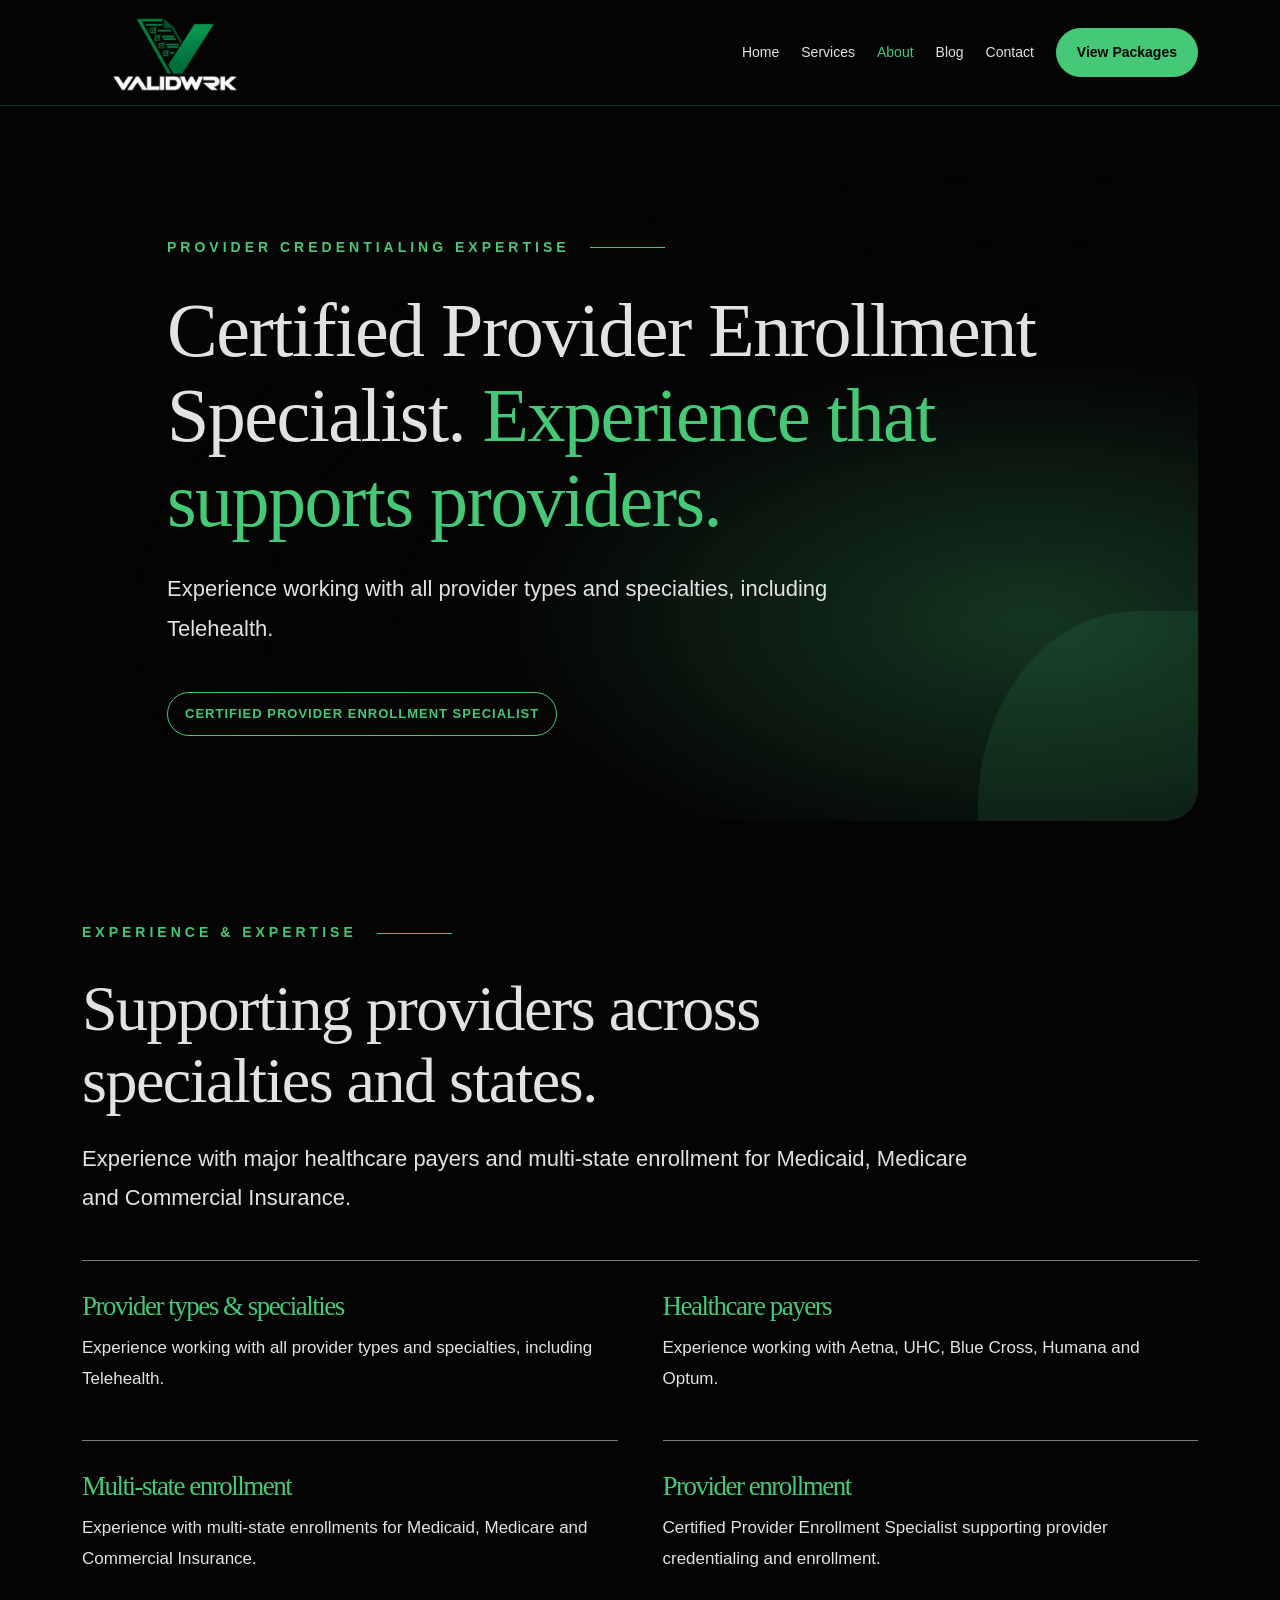
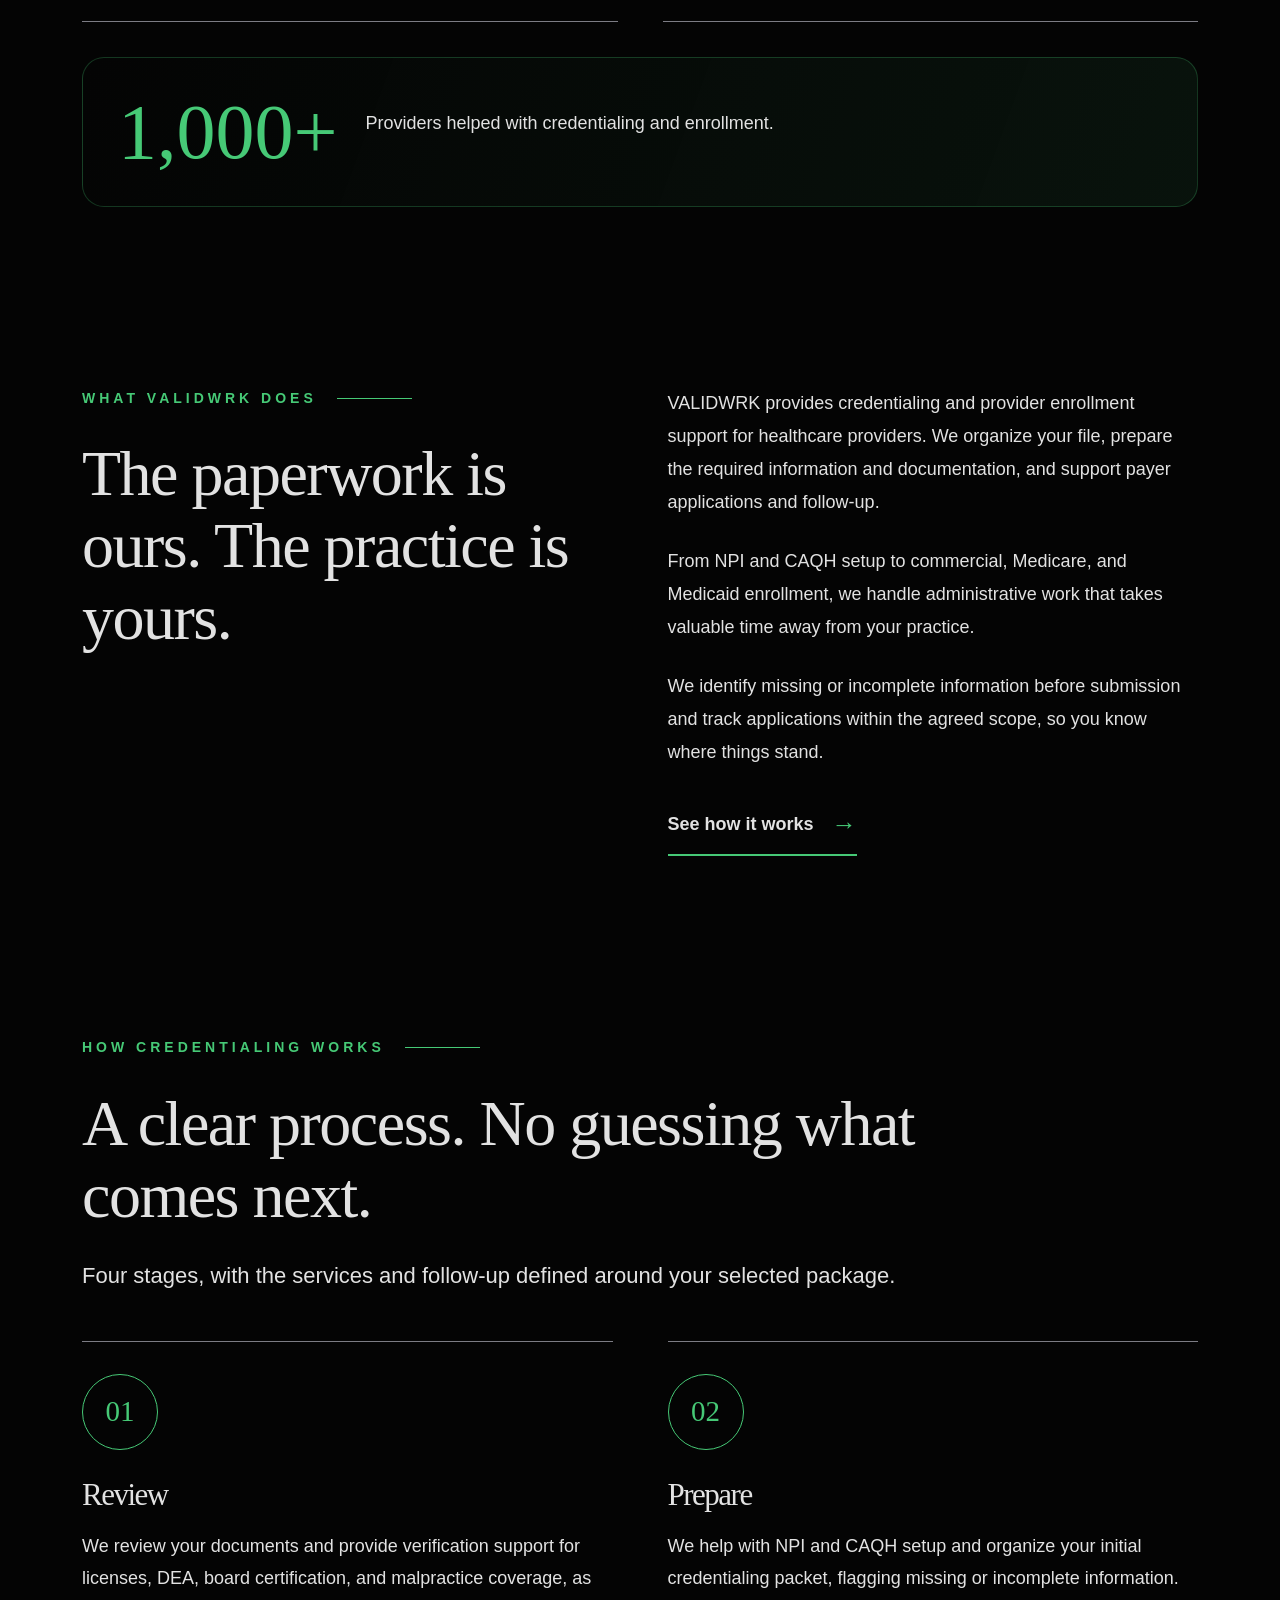
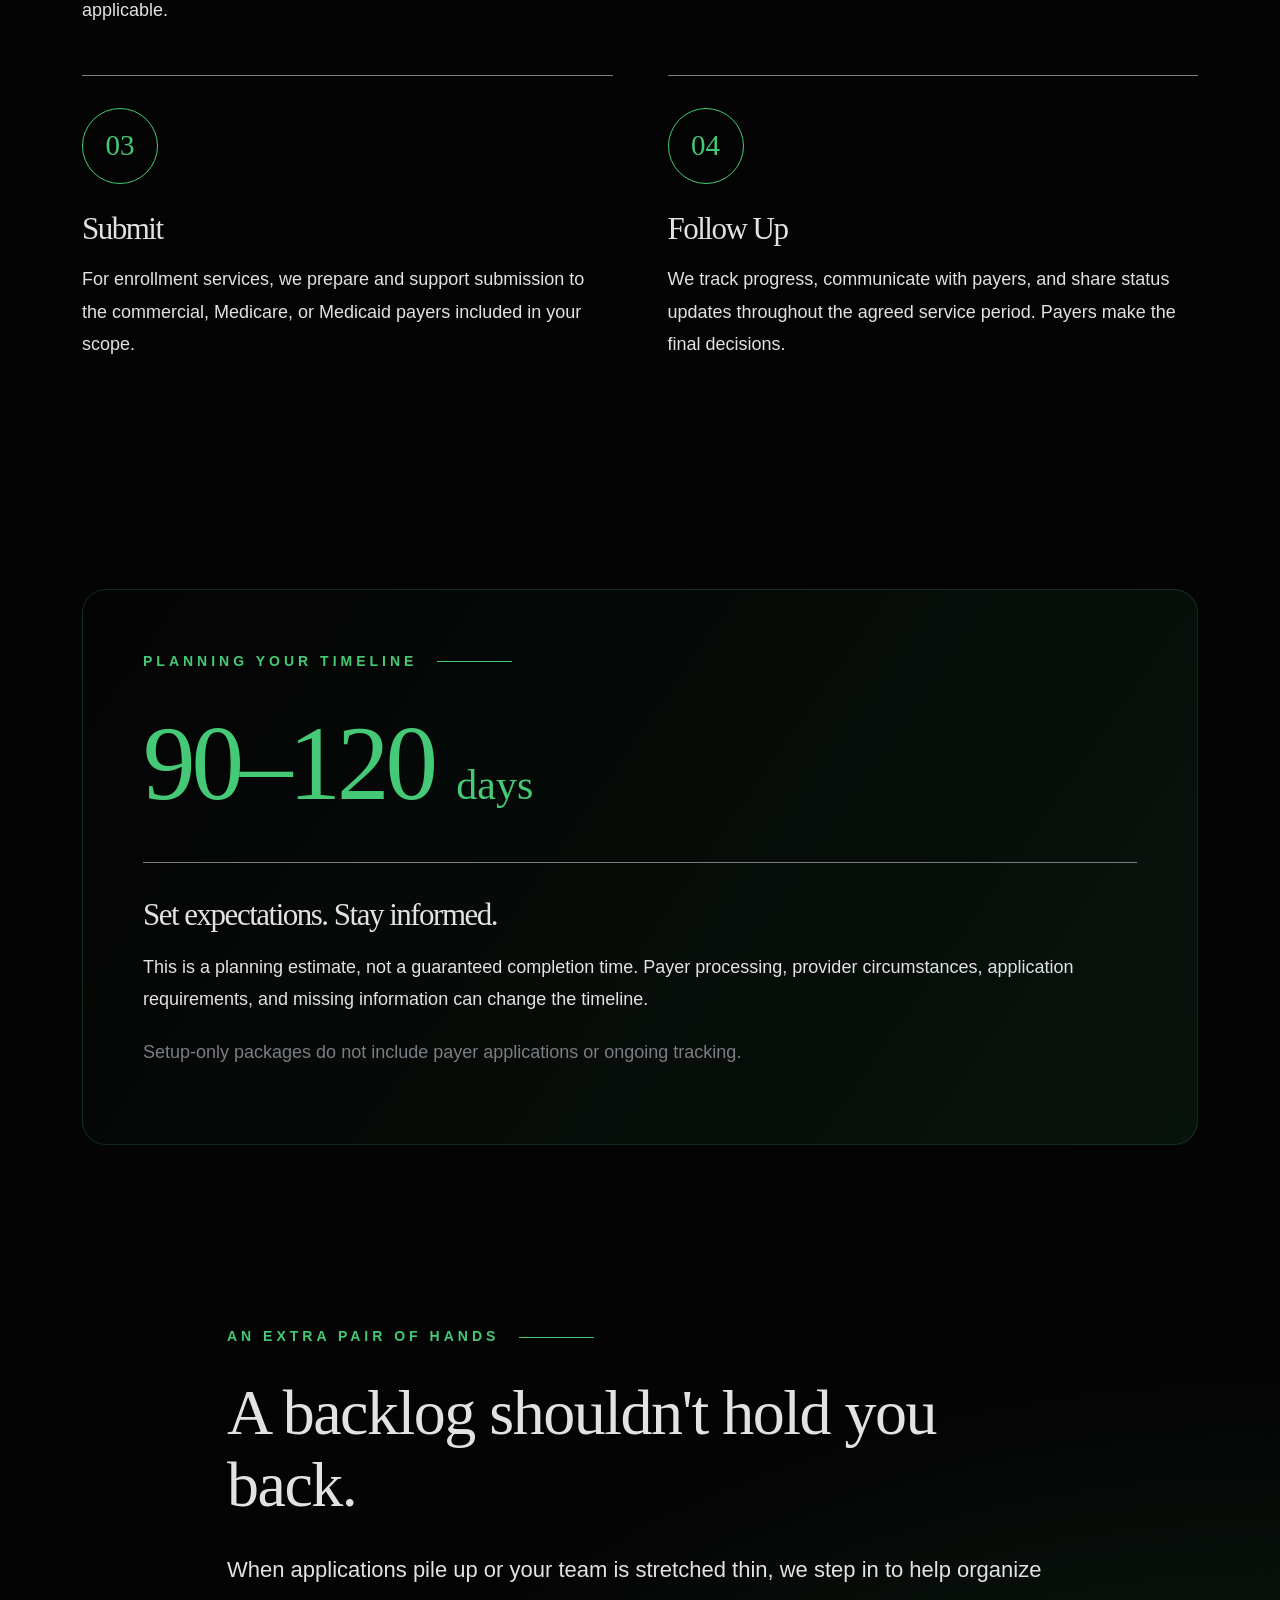
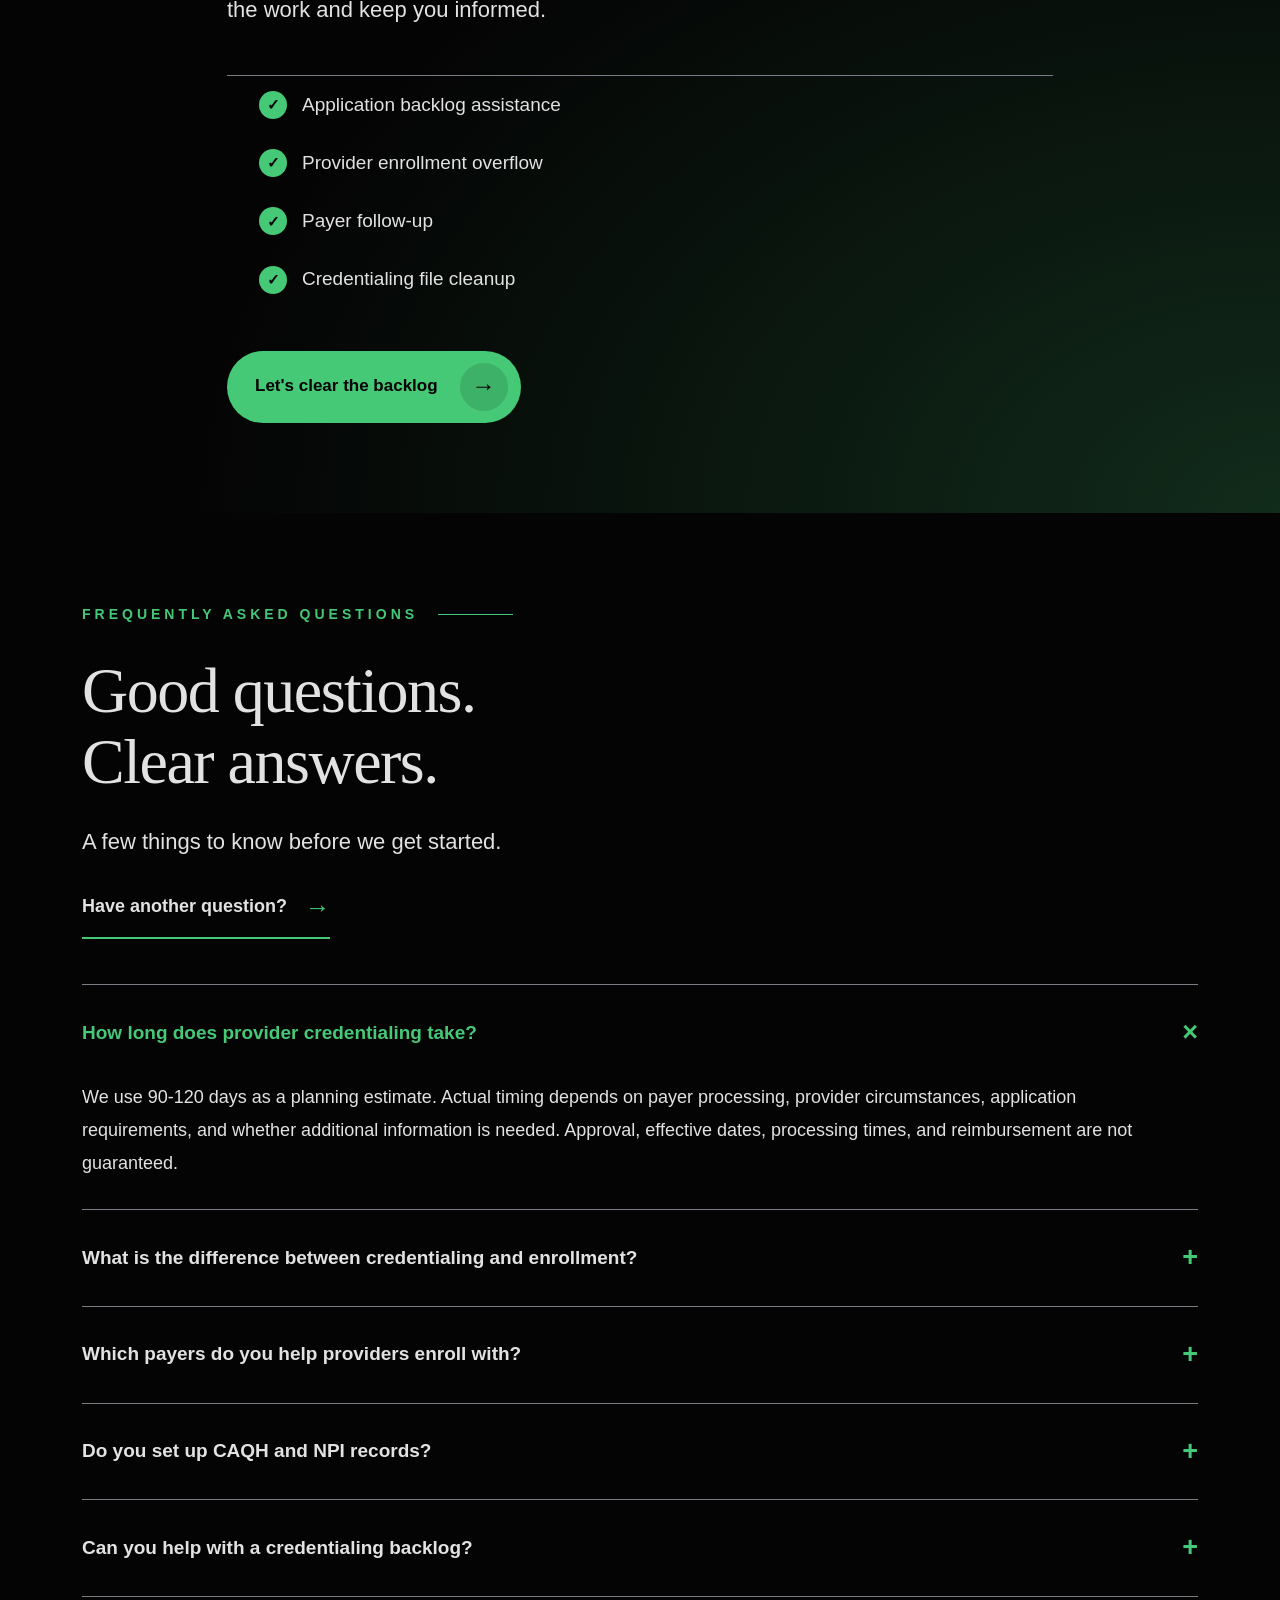
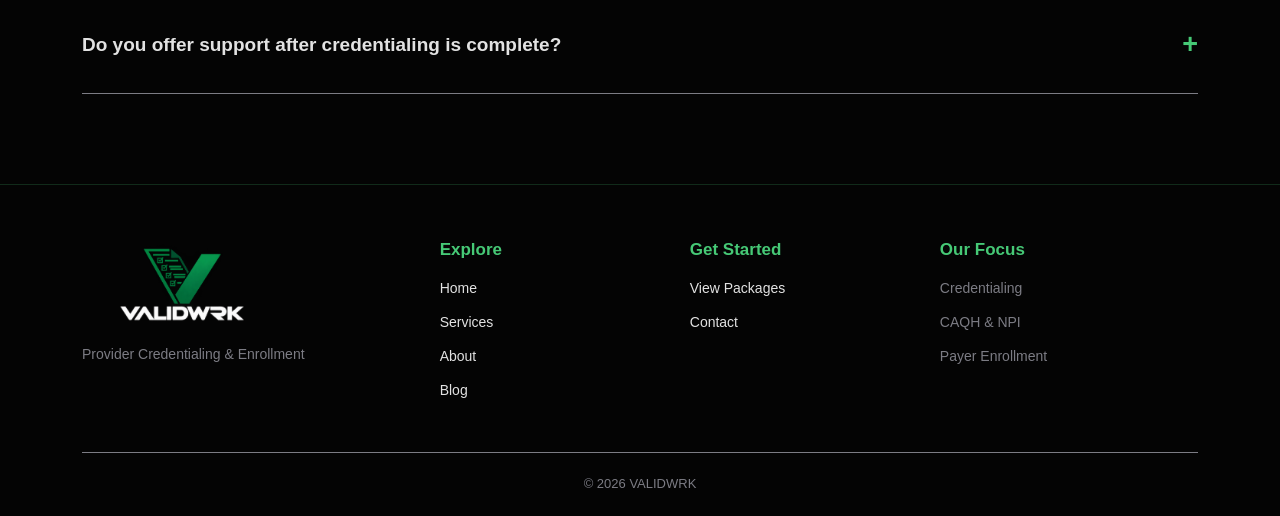
<file: about.html>
<!DOCTYPE html>
<html lang="en">
<head>
  <meta charset="UTF-8">
  <meta name="viewport" content="width=device-width, initial-scale=1.0">
  <title>About | VALIDWRK</title>

  <!-- Bootstrap 5.3.2 -->
  <link
    href="https://cdn.jsdelivr.net/npm/bootstrap@5.3.2/dist/css/bootstrap.min.css"
    rel="stylesheet">

  <!-- Separate CSS file -->
  <link rel="stylesheet" href="about.css">
</head>

<body>

<header class="header">
  <div class="container nav">

    <a href="index.html" class="brand" aria-label="VALIDWRK home">
      <img
        src="Validwrk%20Logo.png"
        class="brand-logo"
        alt="VALIDWRK Logo">
    </a>

    <button
      class="menu-toggle"
      id="menuToggle"
      aria-label="Open navigation"
      aria-expanded="false"
      aria-controls="navLinks"
      type="button">☰</button>

    <nav class="nav-links" id="navLinks" aria-label="Main navigation">
      <a href="index.html">Home</a>
      <a href="services.html">Services</a>
      <a href="about.html" aria-current="page">About</a>
      <a href="blog.html">Blog</a>
      <a href="contact.html">Contact</a>
      <a href="packages.html" class="nav-cta">View Packages</a>
    </nav>

  </div>
</header>

<main>

  <!-- ABOUT INTRODUCTION: replaces the old 25-year claim -->
  <section class="about-hero">
    <div class="container">
      <div class="hero-panel">
        <div class="eyebrow">Provider credentialing expertise</div>

        <h1>
          Certified Provider Enrollment Specialist.
          <span>Experience that supports providers.</span>
        </h1>

        <p class="lead">
          Experience working with all provider types and specialties,
          including Telehealth.
        </p>

        <div class="credential-label">
          CERTIFIED PROVIDER ENROLLMENT SPECIALIST
        </div>
      </div>
    </div>
  </section>

  <!-- CLIENT-PROVIDED EXPERIENCE -->
  <section class="experience">
    <div class="container">

      <div class="experience-intro">
        <div class="eyebrow">Experience &amp; expertise</div>

        <h2>Supporting providers across specialties and states.</h2>

        <p class="lead">
          Experience with major healthcare payers and multi-state enrollment
          for Medicaid, Medicare and Commercial Insurance.
        </p>
      </div>

      <div class="experience-grid">

        <article class="experience-item">
          <h3>Provider types &amp; specialties</h3>
          <p>
            Experience working with all provider types and specialties,
            including Telehealth.
          </p>
        </article>

        <article class="experience-item">
          <h3>Healthcare payers</h3>
          <p>
            Experience working with Aetna, UHC, Blue Cross, Humana and Optum.
          </p>
        </article>

        <article class="experience-item">
          <h3>Multi-state enrollment</h3>
          <p>
            Experience with multi-state enrollments for Medicaid, Medicare
            and Commercial Insurance.
          </p>
        </article>

        <article class="experience-item">
          <h3>Provider enrollment</h3>
          <p>
            Certified Provider Enrollment Specialist supporting provider
            credentialing and enrollment.
          </p>
        </article>

      </div>

      <div class="provider-count">
        <strong>1,000+</strong>
        <p>Providers helped with credentialing and enrollment.</p>
      </div>

    </div>
  </section>

  <!-- WHAT VALIDWRK DOES -->
  <section class="what-we-do">
    <div class="container what-grid">

      <div>
        <div class="eyebrow">What VALIDWRK does</div>
        <h2>The paperwork is ours. The practice is yours.</h2>
      </div>

      <div class="what-copy">
        <p>
          VALIDWRK provides credentialing and provider enrollment support
          for healthcare providers. We organize your file, prepare the
          required information and documentation, and support payer
          applications and follow-up.
        </p>

        <p>
          From NPI and CAQH setup to commercial, Medicare, and Medicaid
          enrollment, we handle administrative work that takes valuable
          time away from your practice.
        </p>

        <p>
          We identify missing or incomplete information before submission
          and track applications within the agreed scope, so you know
          where things stand.
        </p>

        <a href="services.html" class="text-link">
          See how it works <span>→</span>
        </a>
      </div>

    </div>
  </section>

  <!-- HOW CREDENTIALING WORKS -->
  <section class="process">
    <div class="container">

      <div class="process-heading">
        <div class="eyebrow">How credentialing works</div>

        <h2>A clear process. No guessing what comes next.</h2>

        <p class="lead">
          Four stages, with the services and follow-up defined around
          your selected package.
        </p>
      </div>

      <div class="process-list">

        <article class="process-step">
          <div class="step-number">01</div>
          <h3>Review</h3>
          <p>
            We review your documents and provide verification support for
            licenses, DEA, board certification, and malpractice coverage,
            as applicable.
          </p>
        </article>

        <article class="process-step">
          <div class="step-number">02</div>
          <h3>Prepare</h3>
          <p>
            We help with NPI and CAQH setup and organize your initial
            credentialing packet, flagging missing or incomplete information.
          </p>
        </article>

        <article class="process-step">
          <div class="step-number">03</div>
          <h3>Submit</h3>
          <p>
            For enrollment services, we prepare and support submission
            to the commercial, Medicare, or Medicaid payers included
            in your scope.
          </p>
        </article>

        <article class="process-step">
          <div class="step-number">04</div>
          <h3>Follow Up</h3>
          <p>
            We track progress, communicate with payers, and share status
            updates throughout the agreed service period. Payers make
            the final decisions.
          </p>
        </article>

      </div>
    </div>
  </section>

  <!-- PLANNING YOUR TIMELINE -->
  <section class="timeline-section">
    <div class="container">

      <div class="timeline-card">
        <div class="eyebrow">Planning your timeline</div>

        <div class="timeline-number">90–120 <span>days</span></div>

        <hr>

        <h3>Set expectations. Stay informed.</h3>

        <p>
          This is a planning estimate, not a guaranteed completion time.
          Payer processing, provider circumstances, application requirements,
          and missing information can change the timeline.
        </p>

        <p class="timeline-note">
          Setup-only packages do not include payer applications or ongoing tracking.
        </p>
      </div>

    </div>
  </section>

  <!-- AN EXTRA PAIR OF HANDS -->
  <section class="backlog">
    <div class="container backlog-content">

      <div class="eyebrow">An extra pair of hands</div>

      <h2>A backlog shouldn't hold you back.</h2>

      <p class="lead">
        When applications pile up or your team is stretched thin, we step
        in to help organize the work and keep you informed.
      </p>

      <ul class="backlog-list">
        <li>Application backlog assistance</li>
        <li>Provider enrollment overflow</li>
        <li>Payer follow-up</li>
        <li>Credentialing file cleanup</li>
      </ul>

      <a href="contact.html" class="cta-button">
        Let's clear the backlog
        <span class="cta-arrow">→</span>
      </a>

    </div>
  </section>

  <!-- FAQ: no Contact Us section included -->
  <section class="faq">
    <div class="container">

      <div class="faq-heading">
        <div class="eyebrow">Frequently asked questions</div>

        <h2>Good questions.<br>Clear answers.</h2>

        <p class="lead">A few things to know before we get started.</p>

        <a href="contact.html" class="text-link">
          Have another question? <span>→</span>
        </a>
      </div>

      <div class="faq-list">

        <article class="faq-item open">
          <button class="faq-question" aria-expanded="true" type="button">
            <span>How long does provider credentialing take?</span>
            <span class="faq-icon">×</span>
          </button>

          <div class="faq-answer">
            We use 90-120 days as a planning estimate. Actual timing depends
            on payer processing, provider circumstances, application
            requirements, and whether additional information is needed.
            Approval, effective dates, processing times, and reimbursement
            are not guaranteed.
          </div>
        </article>

        <article class="faq-item">
          <button class="faq-question" aria-expanded="false" type="button">
            <span>What is the difference between credentialing and enrollment?</span>
            <span class="faq-icon">+</span>
          </button>

          <div class="faq-answer">
            Credentialing is the review of a provider's qualifications,
            including licenses, training, board certification, and
            malpractice coverage. Provider enrollment is the process of
            registering with a payer. Commercial network participation may
            also involve separate contracting and payer approval. VALIDWRK
            provides support according to the selected service scope.
          </div>
        </article>

        <article class="faq-item">
          <button class="faq-question" aria-expanded="false" type="button">
            <span>Which payers do you help providers enroll with?</span>
            <span class="faq-icon">+</span>
          </button>

          <div class="faq-answer">
            We support commercial payer, Medicare, and Medicaid enrollment,
            including multi-state work. Commercial packages and government
            enrollment are separate. Additional state Medicaid applications
            are individually quoted before work begins.
          </div>
        </article>

        <article class="faq-item">
          <button class="faq-question" aria-expanded="false" type="button">
            <span>Do you set up CAQH and NPI records?</span>
            <span class="faq-icon">+</span>
          </button>

          <div class="faq-answer">
            Yes. We provide NPI registration assistance and CAQH profile
            setup. Updates, re-attestation assistance, and monthly maintenance
            are available within the relevant package or separately agreed
            service scope.
          </div>
        </article>

        <article class="faq-item">
          <button class="faq-question" aria-expanded="false" type="button">
            <span>Can you help with a credentialing backlog?</span>
            <span class="faq-icon">+</span>
          </button>

          <div class="faq-answer">
            Yes. We assist with application backlogs, provider enrollment
            overflow, payer follow-up, and file cleanup. Tell us about the
            number of providers, payers, and applications so we can define
            the work and provide a quote.
          </div>
        </article>

        <article class="faq-item">
          <button class="faq-question" aria-expanded="false" type="button">
            <span>Do you offer support after credentialing is complete?</span>
            <span class="faq-icon">+</span>
          </button>

          <div class="faq-answer">
            Yes. Recredentialing, payer updates, directory updates, and
            expiration tracking are available within an agreed scope.
            Our CAQH &amp; Insurance Maintenance service is available, with
            written service limits, billing terms, and cancellation terms.
          </div>
        </article>

      </div>
    </div>
  </section>

</main>

<!-- FOOTER -->
<footer class="site-footer">
  <div class="container">

    <div class="footer-grid">

      <div class="footer-about">
        <a href="index.html" aria-label="VALIDWRK home">
          <img
            src="Validwrk%20Logo.png"
            class="footer-logo"
            alt="VALIDWRK Logo">
        </a>
        <p>Provider Credentialing &amp; Enrollment</p>
      </div>

      <div class="footer-column">
        <h3>Explore</h3>
        <a href="index.html">Home</a>
        <a href="services.html">Services</a>
        <a href="about.html">About</a>
        <a href="blog.html">Blog</a>
      </div>

      <div class="footer-column">
        <h3>Get Started</h3>
        <a href="packages.html">View Packages</a>
        <a href="contact.html">Contact</a>
      </div>

      <div class="footer-column">
        <h3>Our Focus</h3>
        <p>Credentialing</p>
        <p>CAQH &amp; NPI</p>
        <p>Payer Enrollment</p>
      </div>

    </div>

    <div class="footer-bottom">
      <p>© <span id="year"></span> VALIDWRK</p>
    </div>

  </div>
</footer>

<!-- Bootstrap JavaScript -->
<script src="https://cdn.jsdelivr.net/npm/bootstrap@5.3.2/dist/js/bootstrap.bundle.min.js"></script>

<!-- Custom JavaScript -->
<script>
  const menuToggle = document.getElementById("menuToggle");
  const navLinks = document.getElementById("navLinks");

  menuToggle.addEventListener("click", function () {
    const isOpen = navLinks.classList.toggle("active");

    menuToggle.setAttribute("aria-expanded", String(isOpen));
    menuToggle.setAttribute(
      "aria-label",
      isOpen ? "Close navigation" : "Open navigation"
    );
    menuToggle.textContent = isOpen ? "×" : "☰";
  });

  // Close mobile navigation after selecting a link
  document.querySelectorAll("#navLinks a").forEach(function (link) {
    link.addEventListener("click", function () {
      navLinks.classList.remove("active");
      menuToggle.setAttribute("aria-expanded", "false");
      menuToggle.setAttribute("aria-label", "Open navigation");
      menuToggle.textContent = "☰";
    });
  });

  // FAQ accordion
  document.querySelectorAll(".faq-question").forEach(function (button) {
    button.addEventListener("click", function () {
      const item = button.closest(".faq-item");
      const isOpen = item.classList.toggle("open");

      button.setAttribute("aria-expanded", String(isOpen));
      button.querySelector(".faq-icon").textContent = isOpen ? "×" : "+";
    });
  });

  // Automatic copyright year
  document.getElementById("year").textContent = new Date().getFullYear();
</script>

</body>
</html>
</file>
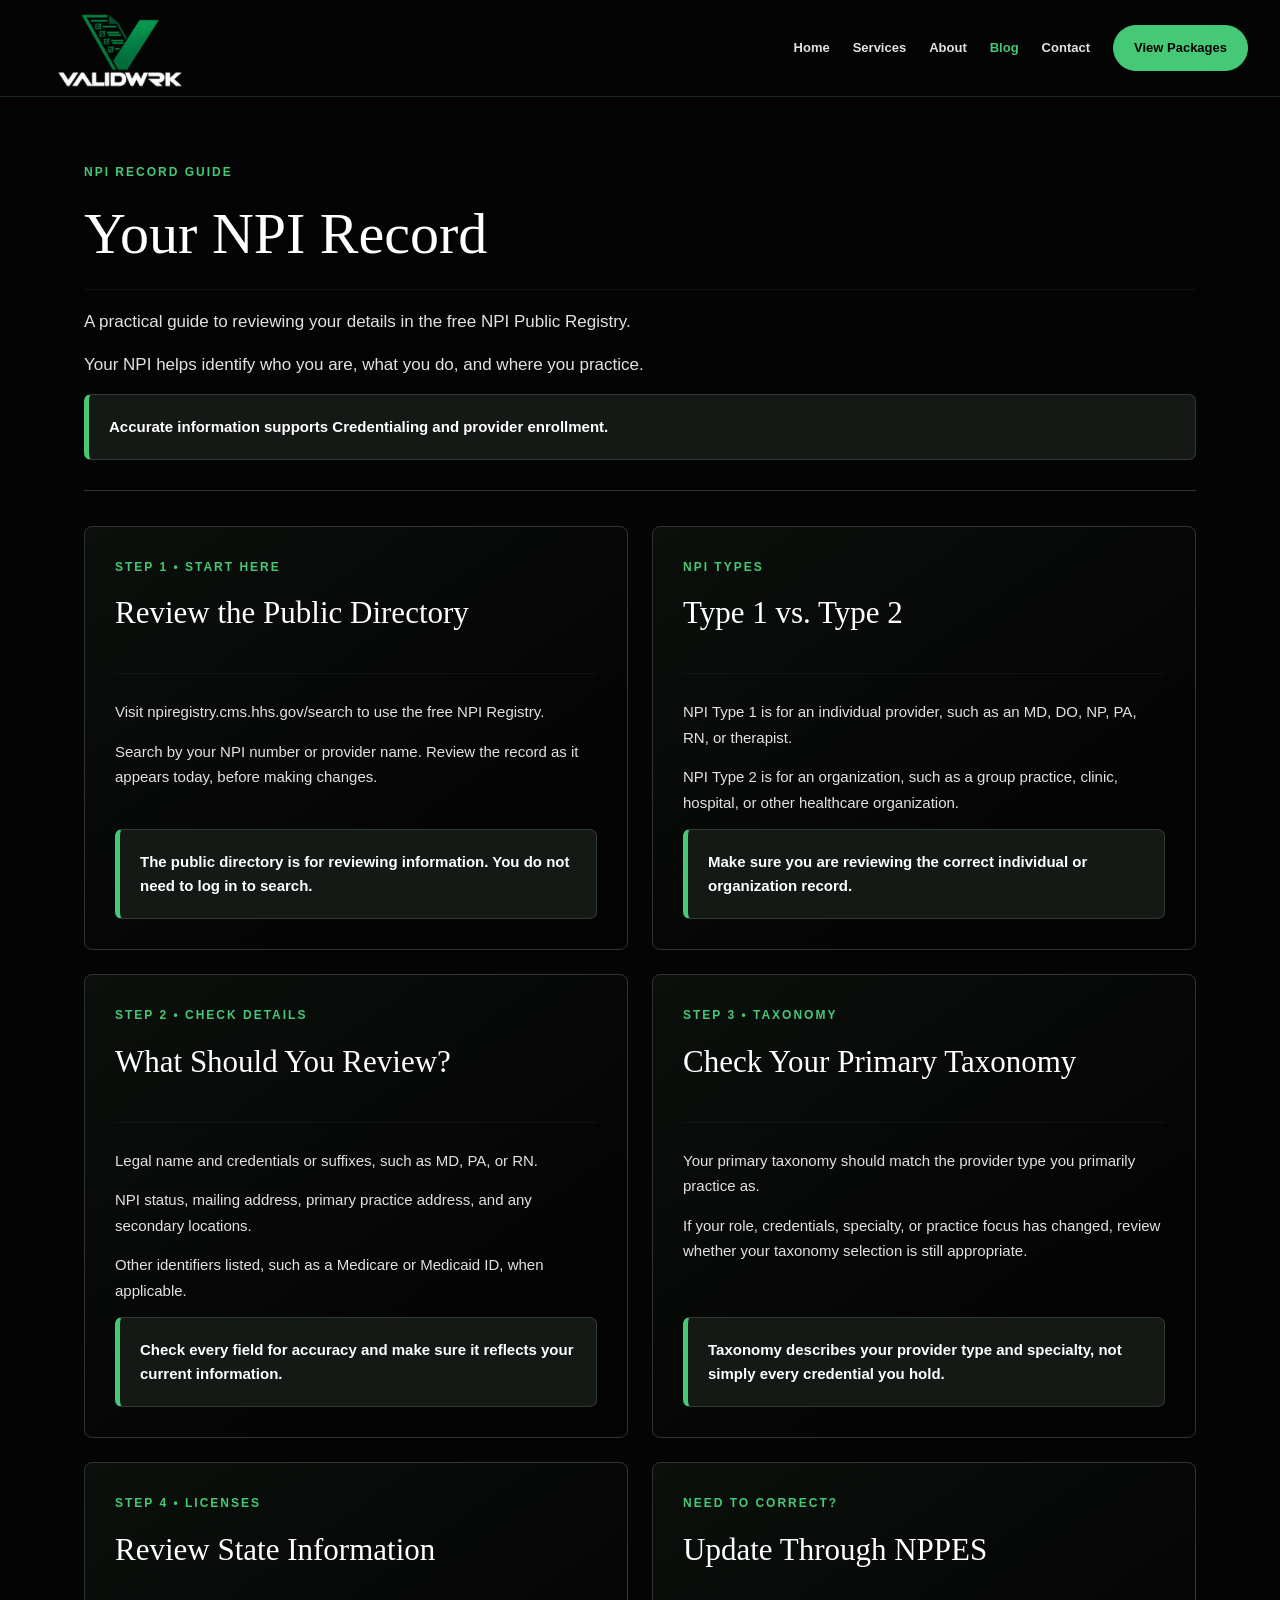
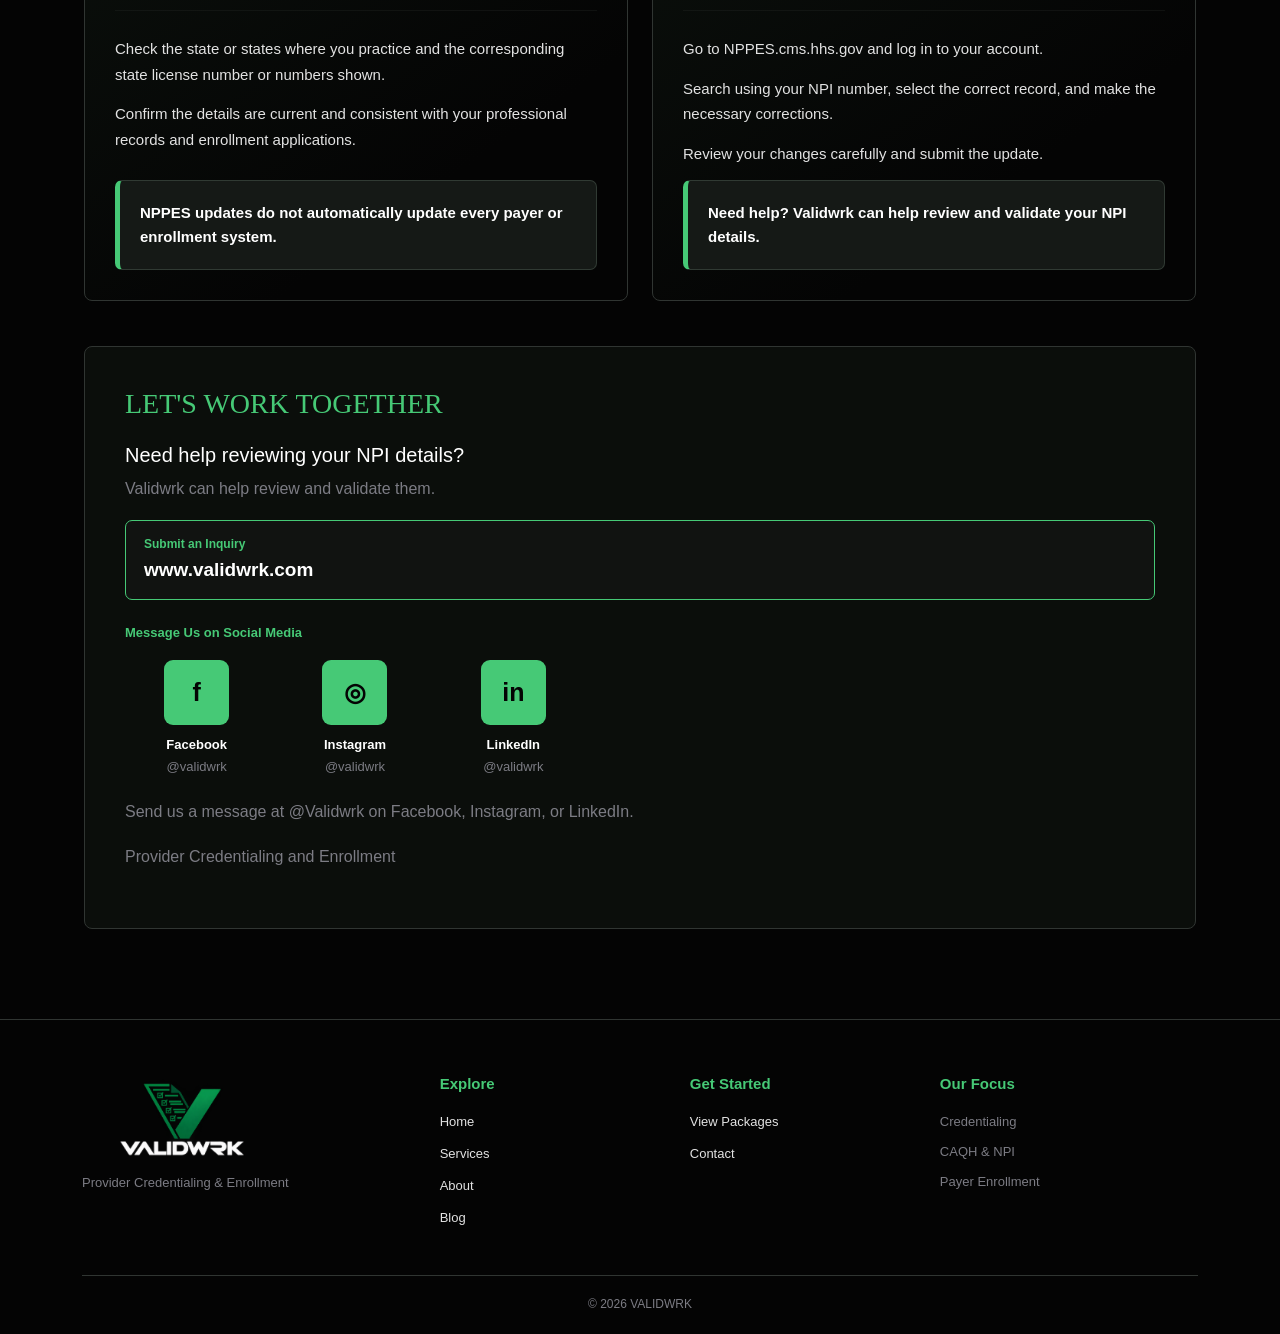
<file: blog.html>
<!DOCTYPE html>
<html lang="en">
<head>
  <meta charset="UTF-8">
  <meta name="viewport" content="width=device-width, initial-scale=1.0">

  <title>VALIDWRK | Your NPI Record</title>

  <!-- Bootstrap 5.3.2 -->
  <link
    href="https://cdn.jsdelivr.net/npm/bootstrap@5.3.2/dist/css/bootstrap.min.css"
    rel="stylesheet">

  <!-- Custom CSS -->
  <link rel="stylesheet" href="blog.css">
</head>

<body>

  <!-- Header / Navigation -->
  <header class="header">
    <div class="container nav">

      <a href="index.html" class="brand" aria-label="VALIDWRK home">
        <img
          src="Validwrk%20Logo.png"
          class="brand-logo"
          alt="VALIDWRK Logo">
      </a>

      <button
        class="menu-toggle"
        id="menuToggle"
        aria-label="Open navigation"
        aria-expanded="false"
        aria-controls="navLinks"
        type="button">☰</button>

      <nav class="nav-links" id="navLinks" aria-label="Main navigation">
        <a href="index.html">Home</a>
        <a href="services.html">Services</a>
        <a href="about.html">About</a>
        <a href="blog.html" aria-current="page">Blog</a>
        <a href="contact.html">Contact</a>
        <a href="packages.html" class="nav-cta">View Packages</a>
      </nav>

    </div>
  </header>

  <main>

    <!-- Intro Section -->
    <section class="intro">

      <div class="eyebrow">NPI Record Guide</div>

      <h1>Your NPI Record</h1>

      <hr class="rule">

      <p>A practical guide to reviewing your details in the free NPI Public Registry.</p>

      <p>Your NPI helps identify who you are, what you do, and where you practice.</p>
      <div class="note">
      Accurate information supports Credentialing and provider enrollment.
        </div>

    </section>

    <!-- Article Cards -->
    <section class="article-grid">

      <article class="article">

        <div class="eyebrow">Step 1 • Start Here</div>

        <h2>Review the Public Directory</h2>

        <hr class="rule">

        <p>Visit npiregistry.cms.hhs.gov/search to use the free NPI Registry.</p>

        <p>Search by your NPI number or provider name. Review the record as it appears today, before making changes.</p>

        <div class="note">
          The public directory is for reviewing information. You do not need to log in to search.
        </div>

      </article>

      <article class="article">

        <div class="eyebrow">NPI Types</div>

        <h2>Type 1 vs. Type 2</h2>

        <hr class="rule">

        <p>NPI Type 1 is for an individual provider, such as an MD, DO, NP, PA, RN, or therapist.</p>

        <p>NPI Type 2 is for an organization, such as a group practice, clinic, hospital, or other healthcare organization.</p>

        <div class="note">
          Make sure you are reviewing the correct individual or organization record.
        </div>

      </article>

      <article class="article">

        <div class="eyebrow">Step 2 • Check Details</div>

        <h2>What Should You Review?</h2>

        <hr class="rule">

        <p>Legal name and credentials or suffixes, such as MD, PA, or RN.</p>

        <p>NPI status, mailing address, primary practice address, and any secondary locations.</p>

        <p>Other identifiers listed, such as a Medicare or Medicaid ID, when applicable.</p>

        <div class="note">
          Check every field for accuracy and make sure it reflects your current information.
        </div>

      </article>

      <article class="article">

        <div class="eyebrow">Step 3 • Taxonomy</div>

        <h2>Check Your Primary Taxonomy</h2>

        <hr class="rule">

        <p>Your primary taxonomy should match the provider type you primarily practice as.</p>

        <p>If your role, credentials, specialty, or practice focus has changed, review whether your taxonomy selection is still appropriate.</p>

        <div class="note">
          Taxonomy describes your provider type and specialty, not simply every credential you hold.
        </div>

      </article>

      <article class="article">

        <div class="eyebrow">Step 4 • Licenses</div>

        <h2>Review State Information</h2>

        <hr class="rule">

        <p>Check the state or states where you practice and the corresponding state license number or numbers shown.</p>

        <p>Confirm the details are current and consistent with your professional records and enrollment applications.</p>

        <div class="note">
          NPPES updates do not automatically update every payer or enrollment system.
        </div>

      </article>

      <article class="article">

        <div class="eyebrow">Need to Correct?</div>

        <h2>Update Through NPPES</h2>

        <hr class="rule">

        <p>Go to NPPES.cms.hhs.gov and log in to your account.</p>

        <p>Search using your NPI number, select the correct record, and make the necessary corrections.</p>

        <p>Review your changes carefully and submit the update.</p>

        <div class="note">
          Need help? Validwrk can help review and validate your NPI details.
        </div>

      </article>

    </section>

    <!-- Contact Section -->
    <section class="together">

      <h2>Let's Work Together</h2>

      <h3>Need help reviewing your NPI details?</h3>

      <p>Validwrk can help review and validate them.</p>

      <a class="website-box" href="contact.html">

        <span>Submit an Inquiry</span>

        <strong>www.validwrk.com</strong>

      </a>

      <div class="social-title">Message Us on Social Media</div>

      <div class="socials">

        <div class="social">
          <div class="social-icon">f</div>
          <strong>Facebook</strong>
          @validwrk
        </div>

        <div class="social">
          <div class="social-icon">◎</div>
          <strong>Instagram</strong>
          @validwrk
        </div>

        <div class="social">
          <div class="social-icon">in</div>
          <strong>LinkedIn</strong>
          @validwrk
        </div>

      </div>

      <p>Send us a message at @Validwrk on Facebook, Instagram, or LinkedIn.</p>

      <p>Provider Credentialing and Enrollment</p>

    </section>

  </main>

  <!-- Footer -->
  <footer class="site-footer">

    <div class="container">

      <div class="footer-grid">

        <div class="footer-about">

          <a href="index.html" aria-label="VALIDWRK home">
            <img
              src="Validwrk%20Logo.png"
              class="footer-logo"
              alt="VALIDWRK Logo">
          </a>

          <p>Provider Credentialing &amp; Enrollment</p>

        </div>

        <div class="footer-column">

          <h3>Explore</h3>

          <a href="index.html">Home</a>
          <a href="services.html">Services</a>
          <a href="about.html">About</a>
          <a href="blog.html">Blog</a>

        </div>

        <div class="footer-column">

          <h3>Get Started</h3>

          <a href="packages.html">View Packages</a>
          <a href="contact.html">Contact</a>

        </div>

        <div class="footer-column">

          <h3>Our Focus</h3>

          <p>Credentialing</p>
          <p>CAQH &amp; NPI</p>
          <p>Payer Enrollment</p>

        </div>

      </div>

      <div class="footer-bottom">
        <p>© <span id="year"></span> VALIDWRK</p>
      </div>

    </div>

  </footer>

  <!-- Bootstrap JavaScript -->
  <script src="https://cdn.jsdelivr.net/npm/bootstrap@5.3.2/dist/js/bootstrap.bundle.min.js"></script>

  <!-- Custom JavaScript -->
  <script>
    const menuToggle = document.getElementById("menuToggle");
    const navLinks = document.getElementById("navLinks");

    menuToggle.addEventListener("click", function () {

      const isOpen = navLinks.classList.toggle("open");

      menuToggle.setAttribute("aria-expanded", isOpen);
      menuToggle.setAttribute(
        "aria-label",
        isOpen ? "Close navigation" : "Open navigation"
      );

      menuToggle.textContent = isOpen ? "×" : "☰";

    });

    // Close mobile menu after clicking a navigation link
    navLinks.querySelectorAll("a").forEach(function (link) {

      link.addEventListener("click", function () {
        navLinks.classList.remove("open");
        menuToggle.setAttribute("aria-expanded", "false");
        menuToggle.setAttribute("aria-label", "Open navigation");
        menuToggle.textContent = "☰";
      });

    });

    // Current year
    document.getElementById("year").textContent = new Date().getFullYear();
  </script>

</body>
</html>
</file>
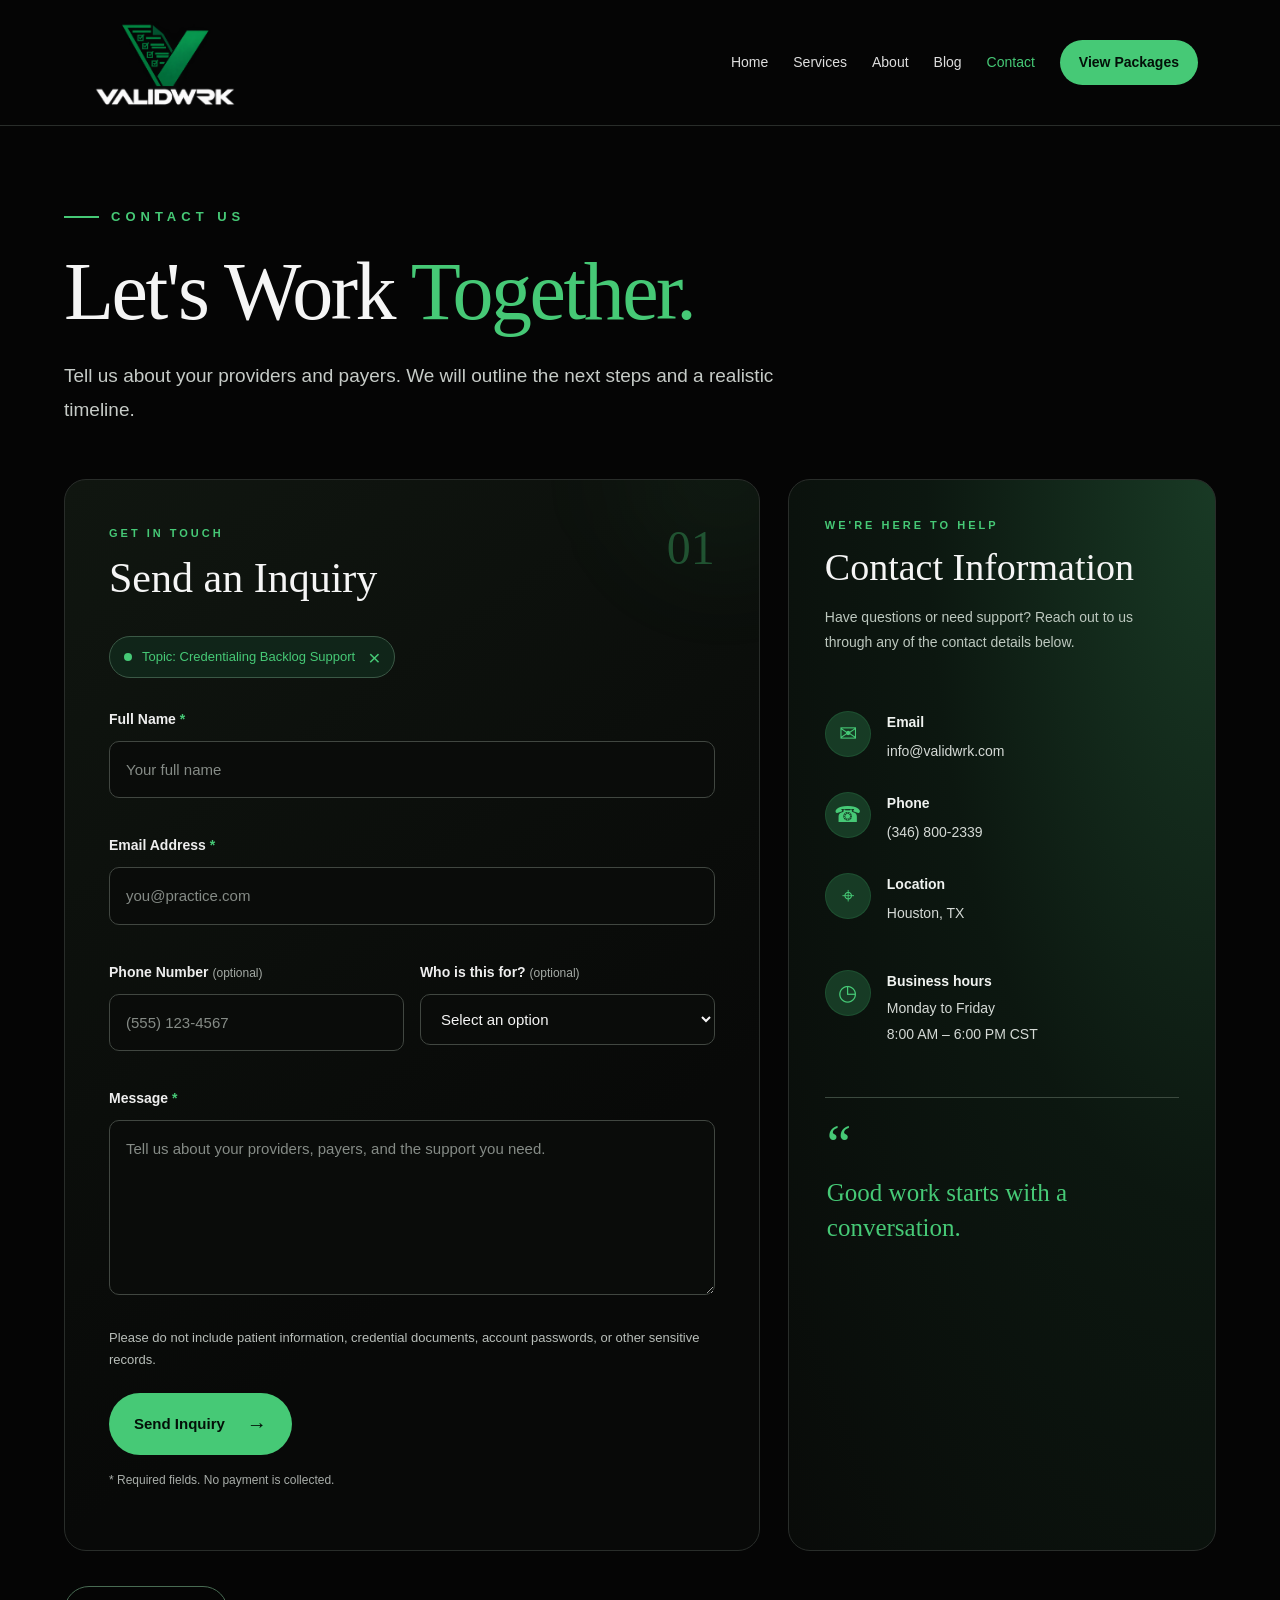
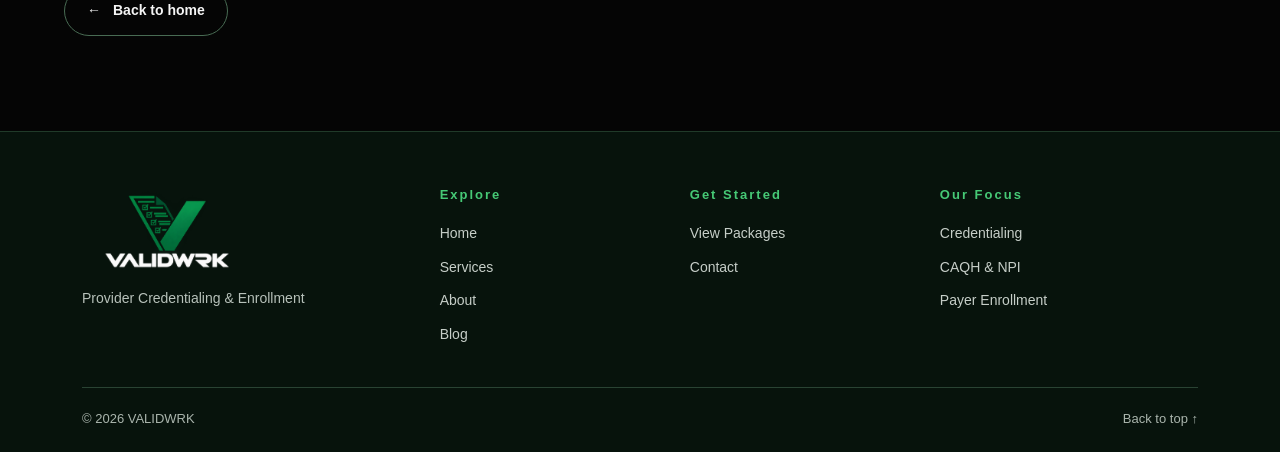
<file: contact.html>
<!DOCTYPE html>
<html lang="en">
<head>
  <meta charset="UTF-8">
  <meta name="viewport" content="width=device-width, initial-scale=1.0">
  <meta name="theme-color" content="#050505">
  <title>Contact Us | VALIDWRK</title>

  <!-- Bootstrap 5.3.2 -->
  <link href="https://cdn.jsdelivr.net/npm/bootstrap@5.3.2/dist/css/bootstrap.min.css" rel="stylesheet">

  <!-- Contact CSS -->
  <link rel="stylesheet" href="contact.css">
</head>

<body id="top">

  <!-- Header / Navigation -->
  <header class="header">
    <div class="container nav">

      <a href="index.html" class="brand" aria-label="VALIDWRK home">
        <img
          src="Validwrk%20Logo.png"
          class="brand-logo"
          alt="VALIDWRK Logo">
      </a>

      <button
        class="menu-toggle"
        id="menuToggle"
        aria-label="Open navigation"
        aria-expanded="false"
        aria-controls="navLinks"
        type="button">☰</button>

      <nav class="nav-links" id="navLinks" aria-label="Main navigation">
        <a href="index.html">Home</a>
        <a href="services.html">Services</a>
        <a href="about.html">About</a>
        <a href="blog.html">Blog</a>
        <a href="contact.html" aria-current="page">Contact</a>
        <a href="packages.html" class="nav-cta">View Packages</a>
      </nav>

    </div>
  </header>

  <!-- Main Contact Section -->
  <main class="contact-main">

    <section class="contact-intro">
      <div class="intro-label">
        <span class="label-line"></span>
        CONTACT US
      </div>

      <h1>Let's Work <span>Together.</span></h1>

      <p class="intro-text">
        Tell us about your providers and payers. We will outline
        the next steps and a realistic timeline.
      </p>
    </section>

    <section class="contact-layout">

      <!-- Inquiry Form -->
      <div class="form-card">
        <div class="card-top">
          <div>
            <p class="section-kicker">GET IN TOUCH</p>
            <h2>Send an Inquiry</h2>
          </div>
          <div class="form-number">01</div>
        </div>

        <div class="topic" id="topicChip">
          <span class="topic-dot"></span>
          <span id="topicText">Topic: Credentialing Backlog Support</span>
          <button type="button" id="clearTopic" aria-label="Clear topic">×</button>
        </div>

        <form id="inquiryForm">

          <div class="row g-3">
            <div class="col-12">
              <div class="field">
                <label for="fullName">Full Name <span>*</span></label>
                <input
                  id="fullName"
                  name="fullName"
                  type="text"
                  placeholder="Your full name"
                  autocomplete="name"
                  required>
              </div>
            </div>

            <div class="col-12">
              <div class="field">
                <label for="email">Email Address <span>*</span></label>
                <input
                  id="email"
                  name="email"
                  type="email"
                  placeholder="you@practice.com"
                  autocomplete="email"
                  required>
              </div>
            </div>

            <div class="col-md-6">
              <div class="field">
                <label for="phone">Phone Number <small>(optional)</small></label>
                <input
                  id="phone"
                  name="phone"
                  type="tel"
                  placeholder="(555) 123-4567"
                  autocomplete="tel">
              </div>
            </div>

            <div class="col-md-6">
              <div class="field">
                <label for="providerType">Who is this for? <small>(optional)</small></label>
                <select id="providerType" name="providerType">
                  <option value="">Select an option</option>
                  <option>Individual provider</option>
                  <option>Group practice</option>
                  <option>Healthcare organization</option>
                  <option>Other</option>
                </select>
              </div>
            </div>

            <div class="col-12">
              <div class="field">
                <label for="message">Message <span>*</span></label>
                <textarea
                  id="message"
                  name="message"
                  placeholder="Tell us about your providers, payers, and the support you need."
                  required></textarea>
              </div>
            </div>
          </div>

          <p class="privacy-note">
            Please do not include patient information, credential documents,
            account passwords, or other sensitive records.
          </p>

          <button class="submit-btn" type="submit">
            Send Inquiry <span aria-hidden="true">→</span>
          </button>

          <p class="required-note">
            * Required fields. No payment is collected.
          </p>

          <p id="formMessage" class="form-message" role="status" aria-live="polite"></p>

        </form>
      </div>

      <!-- Contact Information -->
      <aside class="info-card">

        <div class="info-card-top">
          <p class="section-kicker">WE'RE HERE TO HELP</p>
          <h2>Contact Information</h2>
          <p class="info-intro">
            Have questions or need support? Reach out to us through any of the contact details below.
          </p>
        </div>

        <div class="info-line">
          <div class="info-icon" aria-hidden="true">✉</div>
          <div class="info-content">
            <p class="info-label">Email</p>
            <a class="info-value" href="mailto:info@validwrk.com">info@validwrk.com</a>
          </div>
        </div>

        <div class="info-line">
          <div class="info-icon" aria-hidden="true">☎</div>
          <div class="info-content">
            <p class="info-label">Phone</p>
            <a class="info-value" href="tel:+13468002339">(346) 800-2339</a>
          </div>
        </div>

        <div class="info-line">
          <div class="info-icon" aria-hidden="true">⌖</div>
          <div class="info-content">
            <p class="info-label">Location</p>
            <p class="info-value">Houston, TX</p>
          </div>
        </div>

        <div class="info-line">
          <div class="info-icon" aria-hidden="true">◷</div>
          <div class="info-content">
            <p class="info-label">Business hours</p>
            <p class="info-value">
              Monday to Friday<br>
              8:00 AM – 6:00 PM CST
            </p>
          </div>
        </div>

        <div class="info-divider"></div>

        <div class="contact-note">
          <span class="note-mark">“</span>
          <p>Good work starts with a conversation.</p>
        </div>

      </aside>

    </section>

    <div class="back-home">
      <a href="index.html" class="back-btn">
        <span aria-hidden="true">←</span> Back to home
      </a>
    </div>

  </main>

  <!-- Footer -->
  <footer class="site-footer">
    <div class="container">

      <div class="footer-grid">

        <div class="footer-about">
          <a href="index.html" aria-label="VALIDWRK home">
            <img
              src="Validwrk%20Logo.png"
              class="footer-logo"
              alt="VALIDWRK Logo">
          </a>
          <p>Provider Credentialing &amp; Enrollment</p>
        </div>

        <div class="footer-column">
          <h3>Explore</h3>
          <a href="index.html">Home</a>
          <a href="services.html">Services</a>
          <a href="about.html">About</a>
          <a href="blog.html">Blog</a>
        </div>

        <div class="footer-column">
          <h3>Get Started</h3>
          <a href="packages.html">View Packages</a>
          <a href="contact.html">Contact</a>
        </div>

        <div class="footer-column">
          <h3>Our Focus</h3>
          <p>Credentialing</p>
          <p>CAQH &amp; NPI</p>
          <p>Payer Enrollment</p>
        </div>

      </div>

      <div class="footer-bottom">
        <p>© <span id="year"></span> VALIDWRK</p>
        <a href="#top">Back to top ↑</a>
      </div>

    </div>
  </footer>

  <!-- Bootstrap JavaScript -->
  <script src="https://cdn.jsdelivr.net/npm/bootstrap@5.3.2/dist/js/bootstrap.bundle.min.js"></script>

  <!-- Page JavaScript -->
  <script>
    // Mobile navigation
    const menuToggle = document.getElementById("menuToggle");
    const navLinks = document.getElementById("navLinks");

    menuToggle.addEventListener("click", () => {
      const isOpen = navLinks.classList.toggle("open");

      menuToggle.setAttribute("aria-expanded", String(isOpen));
      menuToggle.setAttribute(
        "aria-label",
        isOpen ? "Close navigation" : "Open navigation"
      );

      menuToggle.textContent = isOpen ? "×" : "☰";
    });

    // Close mobile menu after clicking a navigation link
    document.querySelectorAll("#navLinks a").forEach(link => {
      link.addEventListener("click", () => {
        navLinks.classList.remove("open");
        menuToggle.setAttribute("aria-expanded", "false");
        menuToggle.setAttribute("aria-label", "Open navigation");
        menuToggle.textContent = "☰";
      });
    });

    // Clear topic chip
    document.getElementById("clearTopic").addEventListener("click", () => {
      document.getElementById("topicChip").style.display = "none";
    });

    // Inquiry form message
    document.getElementById("inquiryForm").addEventListener("submit", event => {
      event.preventDefault();

      document.getElementById("formMessage").textContent =
        "The form is ready, but a submission service must be connected before inquiries can be sent.";
    });

    // Automatic copyright year
    document.getElementById("year").textContent = new Date().getFullYear();
  </script>

</body>
</html>
</file>
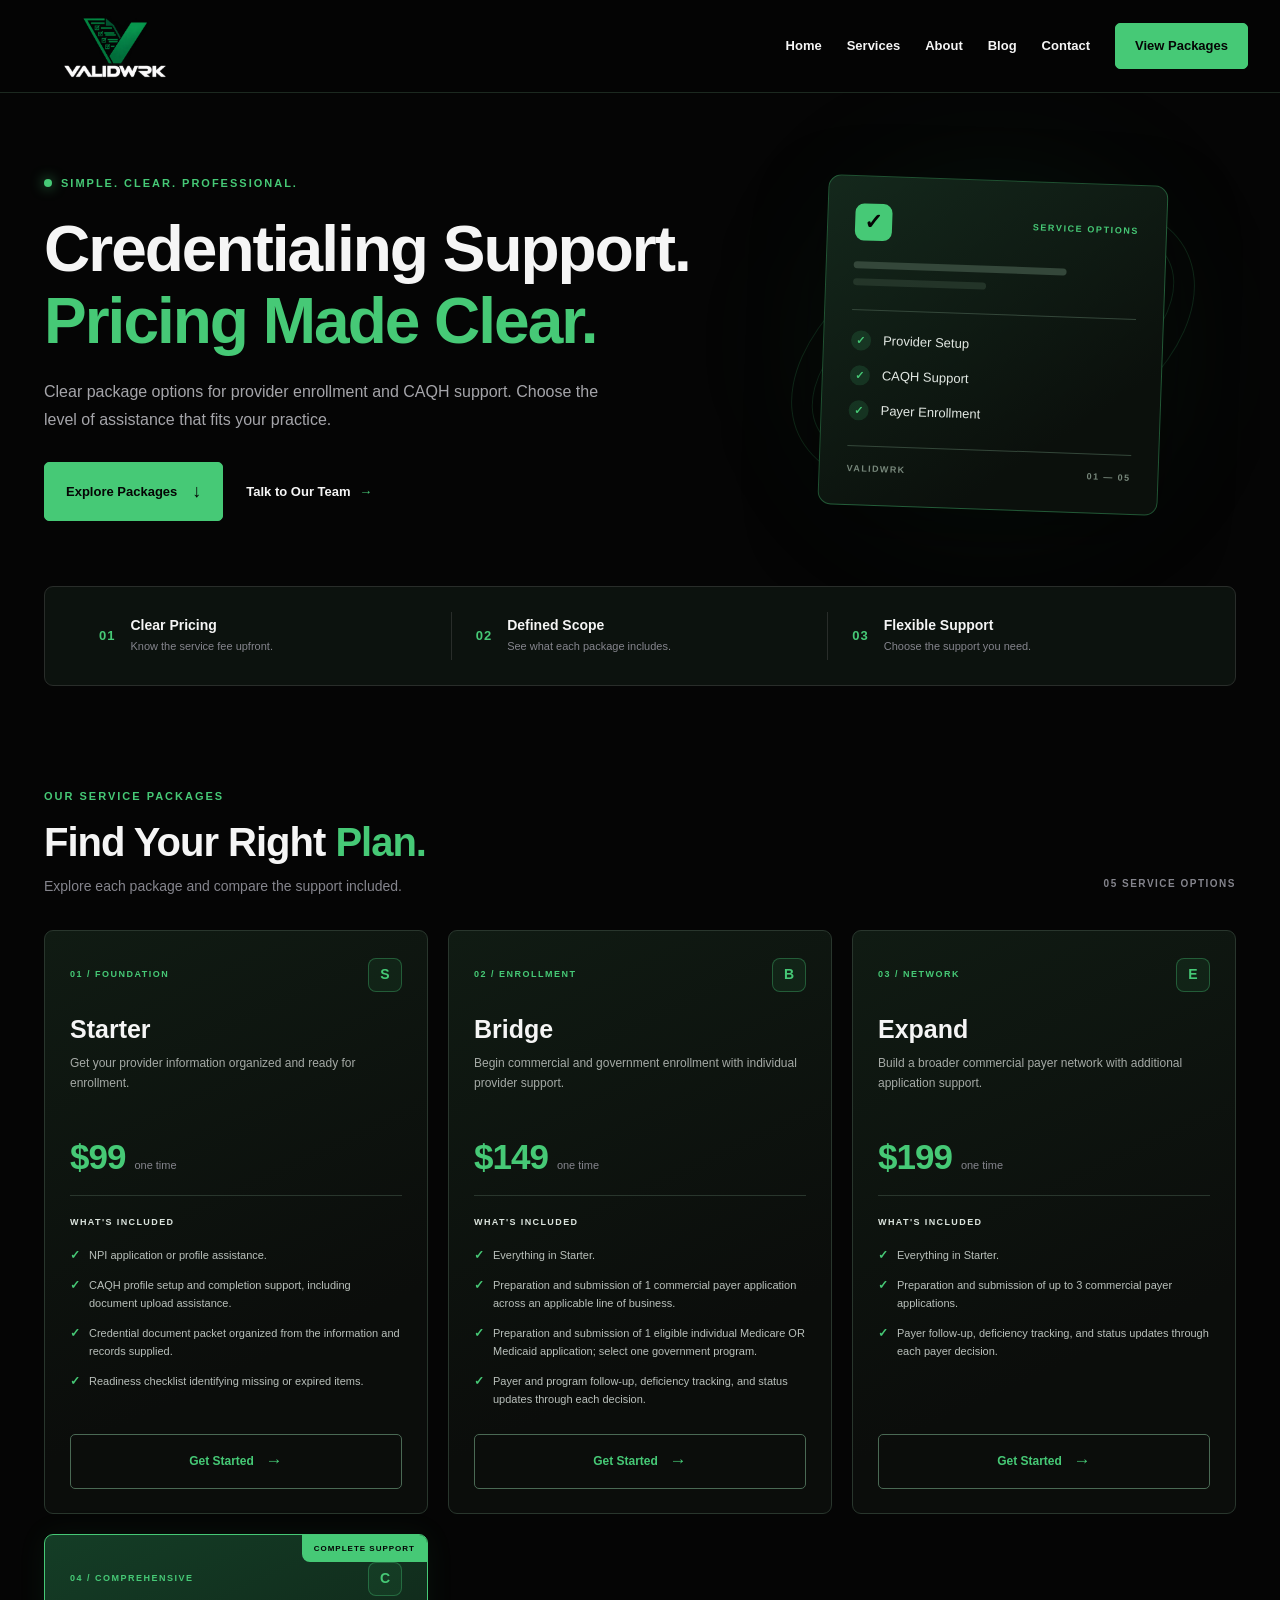
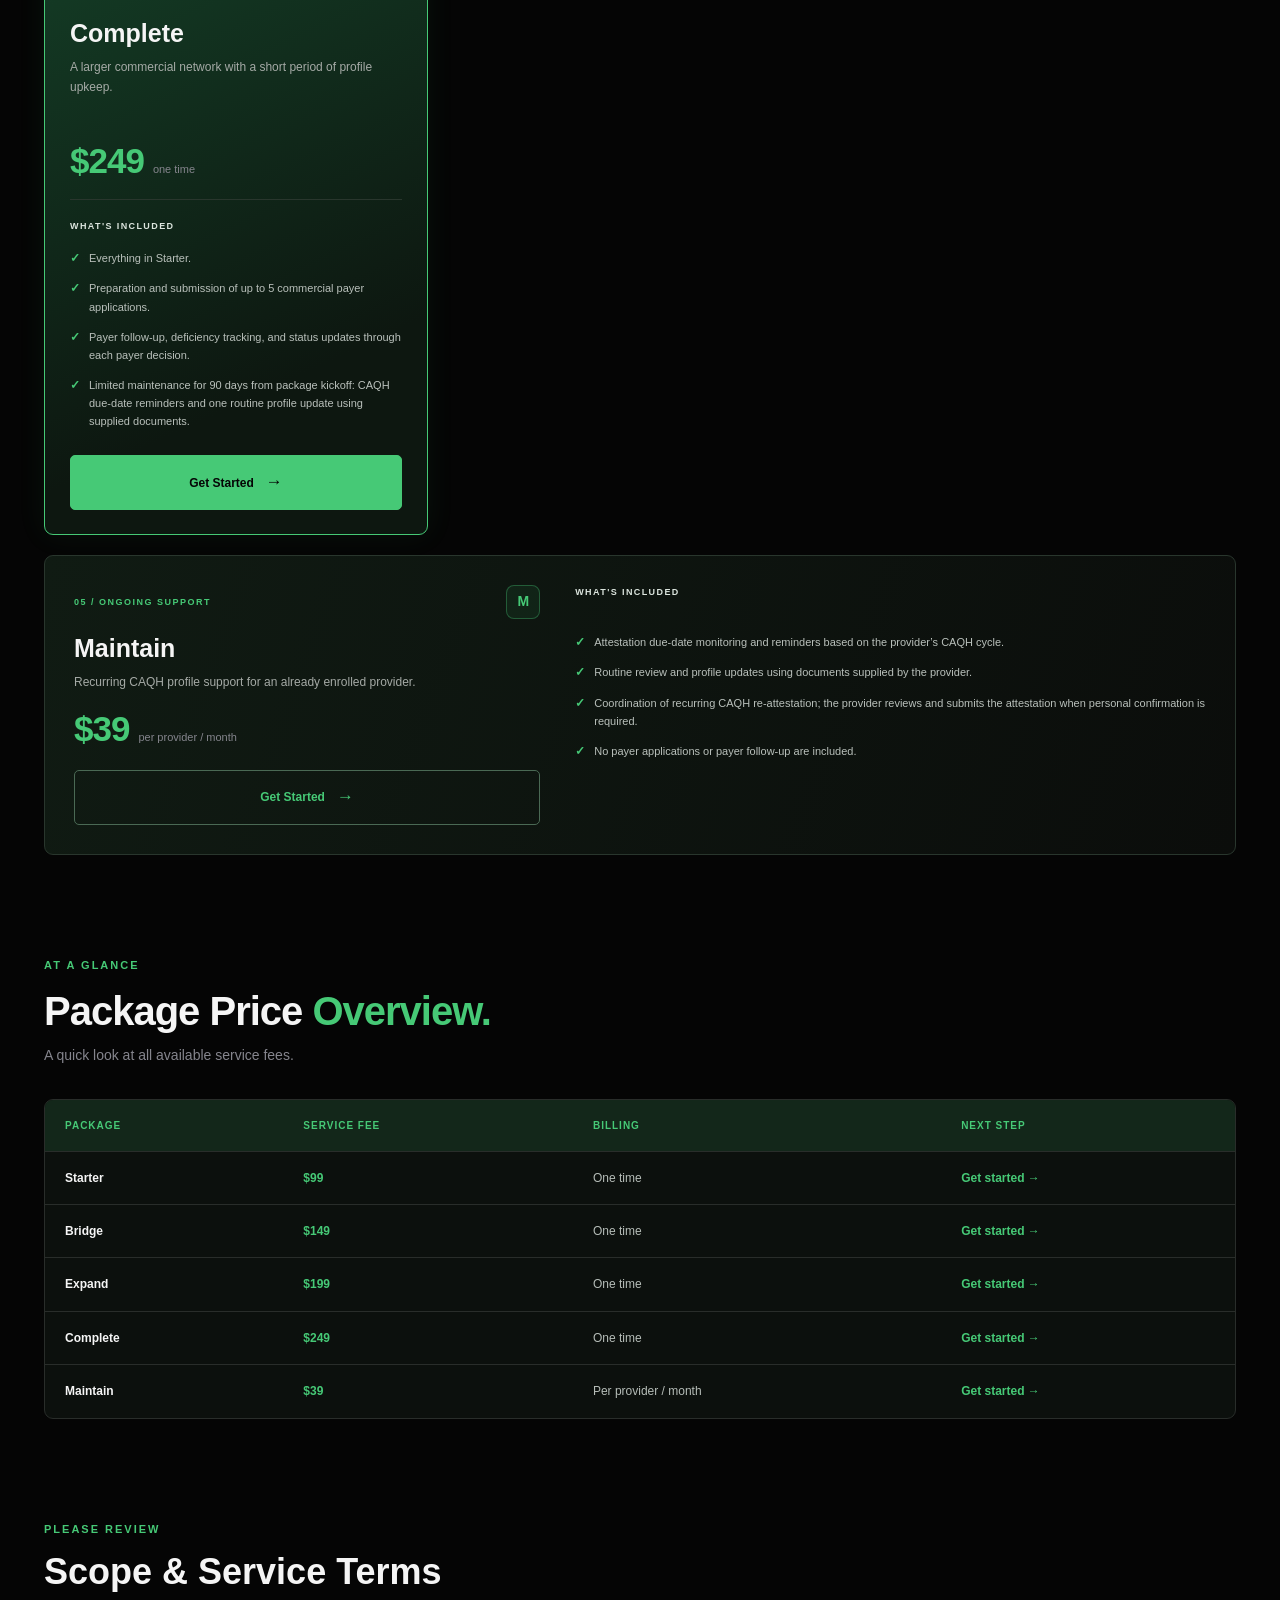
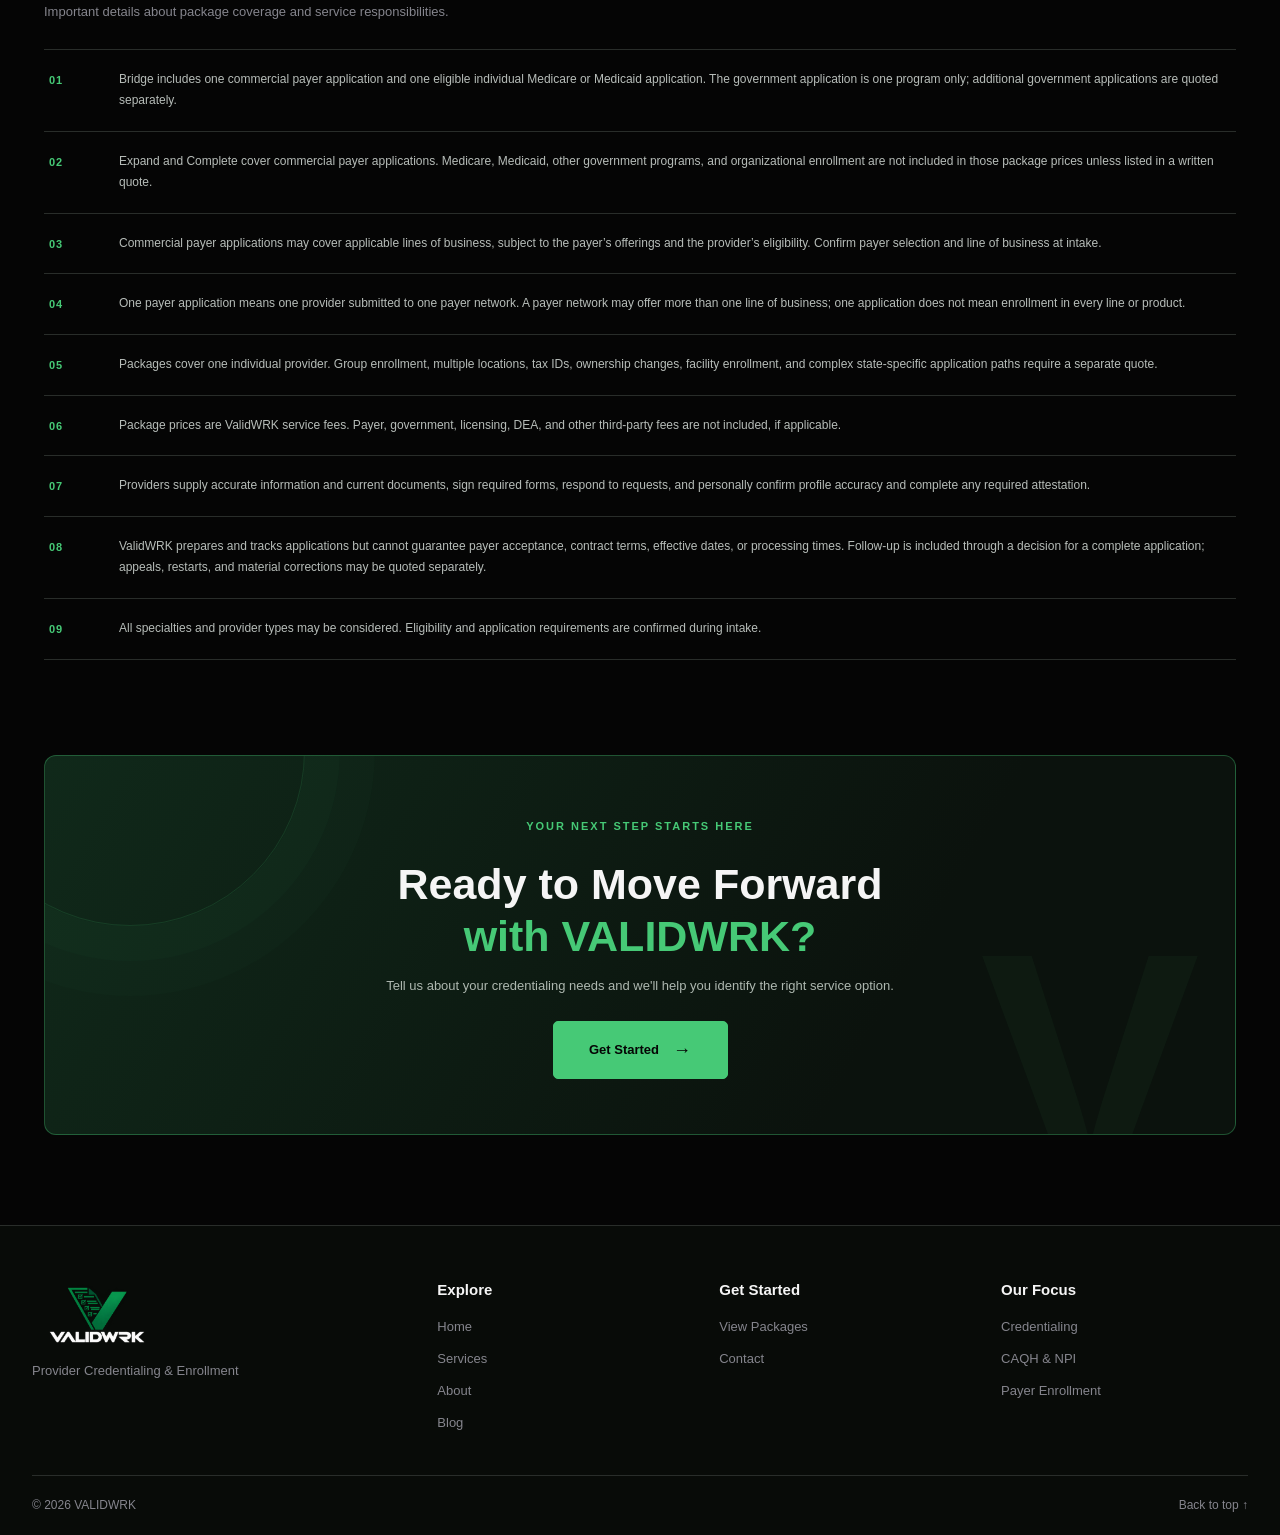
<file: packages.html>
<!DOCTYPE html>
<html lang="en">
<head>
  <meta charset="UTF-8">
  <meta name="viewport" content="width=device-width, initial-scale=1.0">
  <meta name="description" content="Explore VALIDWRK provider credentialing, CAQH and payer enrollment packages.">
  <title>Packages & Pricing | VALIDWRK</title>

  <link href="https://cdn.jsdelivr.net/npm/bootstrap@5.3.2/dist/css/bootstrap.min.css" rel="stylesheet">
  <link rel="stylesheet" href="packages.css">
</head>

<body id="top">

  <!-- NAVIGATION -->
  <header class="header">
    <div class="container nav">
      <a href="index.html" class="brand" aria-label="VALIDWRK home">
        <img src="Validwrk%20Logo.png" class="brand-logo" alt="VALIDWRK Logo">
      </a>

      <button class="menu-toggle" id="menuToggle" type="button"
        aria-label="Open navigation" aria-expanded="false" aria-controls="navLinks">
        ☰
      </button>

      <nav class="nav-links" id="navLinks" aria-label="Main navigation">
        <a href="index.html">Home</a>
        <a href="services.html">Services</a>
        <a href="about.html">About</a>
        <a href="blog.html">Blog</a>
        <a href="contact.html">Contact</a>
        <a href="packages.html" class="nav-cta" aria-current="page">View Packages</a>
      </nav>
    </div>
  </header>

  <main>

    <!-- HERO -->
    <section class="pricing-hero">
      <div class="hero-content">
        <span class="eyebrow"><span class="eyebrow-dot"></span> SIMPLE. CLEAR. PROFESSIONAL.</span>

        <h1>Credentialing Support.<br><span>Pricing Made Clear.</span></h1>

        <p class="hero-description">
          Clear package options for provider enrollment and CAQH support.
          Choose the level of assistance that fits your practice.
        </p>

        <div class="hero-actions">
          <a href="#packages" class="primary-button">Explore Packages <span>↓</span></a>
          <a href="contact.html" class="text-button">Talk to Our Team <span>→</span></a>
        </div>
      </div>

      <div class="hero-visual" aria-label="Credentialing service overview">
        <div class="visual-glow"></div>
        <div class="visual-card">
          <div class="visual-card-top">
            <span class="visual-icon">✓</span>
            <span class="visual-status">SERVICE OPTIONS</span>
          </div>
          <div class="visual-line visual-line-long"></div>
          <div class="visual-line visual-line-short"></div>
          <div class="visual-divider"></div>
          <div class="visual-feature">
            <span class="feature-check">✓</span>
            <span>Provider Setup</span>
          </div>
          <div class="visual-feature">
            <span class="feature-check">✓</span>
            <span>CAQH Support</span>
          </div>
          <div class="visual-feature">
            <span class="feature-check">✓</span>
            <span>Payer Enrollment</span>
          </div>
          <div class="visual-bottom">
            <span>VALIDWRK</span>
            <span>01 — 05</span>
          </div>
        </div>
        <div class="visual-orbit orbit-one"></div>
        <div class="visual-orbit orbit-two"></div>
      </div>
    </section>

    <!-- INTRO STRIP -->
    <section class="value-strip">
      <div class="value-item">
        <span class="value-icon">01</span>
        <div>
          <h3>Clear Pricing</h3>
          <p>Know the service fee upfront.</p>
        </div>
      </div>
      <div class="value-item">
        <span class="value-icon">02</span>
        <div>
          <h3>Defined Scope</h3>
          <p>See what each package includes.</p>
        </div>
      </div>
      <div class="value-item">
        <span class="value-icon">03</span>
        <div>
          <h3>Flexible Support</h3>
          <p>Choose the support you need.</p>
        </div>
      </div>
    </section>

    <!-- PACKAGES -->
    <section class="packages-section" id="packages">
      <div class="section-intro">
        <div>
          <span class="section-label">OUR SERVICE PACKAGES</span>
          <h2>Find Your Right <span>Plan.</span></h2>
          <p>Explore each package and compare the support included.</p>
        </div>
        <div class="section-side-note">05 SERVICE OPTIONS</div>
      </div>

      <div class="pricing-grid">

        <!-- STARTER -->
        <article class="pricing-card">
          <div class="card-topline">
            <span class="plan-index">01 / FOUNDATION</span>
            <span class="plan-symbol">S</span>
          </div>
          <h3>Starter</h3>
          <p class="plan-summary">Get your provider information organized and ready for enrollment.</p>

          <div class="price-area">
            <span class="price">$99</span>
            <span class="price-period">one time</span>
          </div>

          <div class="card-rule"></div>
          <p class="included-title">WHAT'S INCLUDED</p>
          <ul class="feature-list">
            <li>NPI application or profile assistance.</li>
            <li>CAQH profile setup and completion support, including document upload assistance.</li>
            <li>Credential document packet organized from the information and records supplied.</li>
            <li>Readiness checklist identifying missing or expired items.</li>
          </ul>

          <a href="contact.html" class="plan-button">Get Started <span>→</span></a>
        </article>

        <!-- BRIDGE -->
        <article class="pricing-card">
          <div class="card-topline">
            <span class="plan-index">02 / ENROLLMENT</span>
            <span class="plan-symbol">B</span>
          </div>
          <h3>Bridge</h3>
          <p class="plan-summary">Begin commercial and government enrollment with individual provider support.</p>

          <div class="price-area">
            <span class="price">$149</span>
            <span class="price-period">one time</span>
          </div>

          <div class="card-rule"></div>
          <p class="included-title">WHAT'S INCLUDED</p>
          <ul class="feature-list">
            <li>Everything in Starter.</li>
            <li>Preparation and submission of 1 commercial payer application across an applicable line of business.</li>
            <li>Preparation and submission of 1 eligible individual Medicare OR Medicaid application; select one government program.</li>
            <li>Payer and program follow-up, deficiency tracking, and status updates through each decision.</li>
          </ul>

          <a href="contact.html" class="plan-button">Get Started <span>→</span></a>
        </article>

        <!-- EXPAND -->
        <article class="pricing-card">
          <div class="card-topline">
            <span class="plan-index">03 / NETWORK</span>
            <span class="plan-symbol">E</span>
          </div>
          <h3>Expand</h3>
          <p class="plan-summary">Build a broader commercial payer network with additional application support.</p>

          <div class="price-area">
            <span class="price">$199</span>
            <span class="price-period">one time</span>
          </div>

          <div class="card-rule"></div>
          <p class="included-title">WHAT'S INCLUDED</p>
          <ul class="feature-list">
            <li>Everything in Starter.</li>
            <li>Preparation and submission of up to 3 commercial payer applications.</li>
            <li>Payer follow-up, deficiency tracking, and status updates through each payer decision.</li>
          </ul>

          <a href="contact.html" class="plan-button">Get Started <span>→</span></a>
        </article>

        <!-- COMPLETE -->
        <article class="pricing-card featured-card">
          <div class="featured-ribbon">COMPLETE SUPPORT</div>
          <div class="card-topline">
            <span class="plan-index">04 / COMPREHENSIVE</span>
            <span class="plan-symbol">C</span>
          </div>
          <h3>Complete</h3>
          <p class="plan-summary">A larger commercial network with a short period of profile upkeep.</p>

          <div class="price-area">
            <span class="price">$249</span>
            <span class="price-period">one time</span>
          </div>

          <div class="card-rule"></div>
          <p class="included-title">WHAT'S INCLUDED</p>
          <ul class="feature-list">
            <li>Everything in Starter.</li>
            <li>Preparation and submission of up to 5 commercial payer applications.</li>
            <li>Payer follow-up, deficiency tracking, and status updates through each payer decision.</li>
            <li>Limited maintenance for 90 days from package kickoff: CAQH due-date reminders and one routine profile update using supplied documents.</li>
          </ul>

          <a href="contact.html" class="plan-button">Get Started <span>→</span></a>
        </article>

        <!-- MAINTAIN -->
        <article class="pricing-card maintain-card">
          <div class="card-topline">
            <span class="plan-index">05 / ONGOING SUPPORT</span>
            <span class="plan-symbol">M</span>
          </div>
          <h3>Maintain</h3>
          <p class="plan-summary">Recurring CAQH profile support for an already enrolled provider.</p>

          <div class="price-area">
            <span class="price">$39</span>
            <span class="price-period">per provider / month</span>
          </div>

          <div class="card-rule"></div>
          <p class="included-title">WHAT'S INCLUDED</p>
          <ul class="feature-list">
            <li>Attestation due-date monitoring and reminders based on the provider’s CAQH cycle.</li>
            <li>Routine review and profile updates using documents supplied by the provider.</li>
            <li>Coordination of recurring CAQH re-attestation; the provider reviews and submits the attestation when personal confirmation is required.</li>
            <li>No payer applications or payer follow-up are included.</li>
          </ul>

          <a href="contact.html" class="plan-button">Get Started <span>→</span></a>
        </article>

      </div>
    </section>

    <!-- PRICE COMPARISON -->
    <section class="comparison-section">
      <div class="section-intro">
        <div>
          <span class="section-label">AT A GLANCE</span>
          <h2>Package Price <span>Overview.</span></h2>
          <p>A quick look at all available service fees.</p>
        </div>
      </div>

      <div class="comparison-table-wrap">
        <table class="comparison-table">
          <thead>
            <tr>
              <th>Package</th>
              <th>Service Fee</th>
              <th>Billing</th>
              <th>Next Step</th>
            </tr>
          </thead>
          <tbody>
            <tr>
              <td>Starter</td>
              <td class="table-price">$99</td>
              <td>One time</td>
              <td><a href="contact.html">Get started →</a></td>
            </tr>
            <tr>
              <td>Bridge</td>
              <td class="table-price">$149</td>
              <td>One time</td>
              <td><a href="contact.html">Get started →</a></td>
            </tr>
            <tr>
              <td>Expand</td>
              <td class="table-price">$199</td>
              <td>One time</td>
              <td><a href="contact.html">Get started →</a></td>
            </tr>
            <tr>
              <td>Complete</td>
              <td class="table-price">$249</td>
              <td>One time</td>
              <td><a href="contact.html">Get started →</a></td>
            </tr>
            <tr>
              <td>Maintain</td>
              <td class="table-price">$39</td>
              <td>Per provider / month</td>
              <td><a href="contact.html">Get started →</a></td>
            </tr>
          </tbody>
        </table>
      </div>
    </section>

    <!-- SCOPE AND TERMS -->
    <section class="terms-section">
      <div class="terms-heading">
        <span class="section-label">PLEASE REVIEW</span>
        <h2>Scope &amp; Service Terms</h2>
        <p>Important details about package coverage and service responsibilities.</p>
      </div>

      <div class="terms-list">
        <div class="term-item">
          <span class="term-number">01</span>
          <p>Bridge includes one commercial payer application and one eligible individual Medicare or Medicaid application. The government application is one program only; additional government applications are quoted separately.</p>
        </div>
        <div class="term-item">
          <span class="term-number">02</span>
          <p>Expand and Complete cover commercial payer applications. Medicare, Medicaid, other government programs, and organizational enrollment are not included in those package prices unless listed in a written quote.</p>
        </div>
        <div class="term-item">
          <span class="term-number">03</span>
          <p>Commercial payer applications may cover applicable lines of business, subject to the payer’s offerings and the provider’s eligibility. Confirm payer selection and line of business at intake.</p>
        </div>
        <div class="term-item">
          <span class="term-number">04</span>
          <p>One payer application means one provider submitted to one payer network. A payer network may offer more than one line of business; one application does not mean enrollment in every line or product.</p>
        </div>
        <div class="term-item">
          <span class="term-number">05</span>
          <p>Packages cover one individual provider. Group enrollment, multiple locations, tax IDs, ownership changes, facility enrollment, and complex state-specific application paths require a separate quote.</p>
        </div>
        <div class="term-item">
          <span class="term-number">06</span>
          <p>Package prices are ValidWRK service fees. Payer, government, licensing, DEA, and other third-party fees are not included, if applicable.</p>
        </div>
        <div class="term-item">
          <span class="term-number">07</span>
          <p>Providers supply accurate information and current documents, sign required forms, respond to requests, and personally confirm profile accuracy and complete any required attestation.</p>
        </div>
        <div class="term-item">
          <span class="term-number">08</span>
          <p>ValidWRK prepares and tracks applications but cannot guarantee payer acceptance, contract terms, effective dates, or processing times. Follow-up is included through a decision for a complete application; appeals, restarts, and material corrections may be quoted separately.</p>
        </div>
        <div class="term-item">
          <span class="term-number">09</span>
          <p>All specialties and provider types may be considered. Eligibility and application requirements are confirmed during intake.</p>
        </div>
      </div>
    </section>

    <!-- FINAL CTA -->
    <section class="final-cta">
      <div class="cta-decoration"></div>
      <div class="cta-content">
        <span class="section-label">YOUR NEXT STEP STARTS HERE</span>
        <h2>Ready to Move Forward<br><span>with VALIDWRK?</span></h2>
        <p>Tell us about your credentialing needs and we'll help you identify the right service option.</p>
        <a href="contact.html" class="cta-button">Get Started <span>→</span></a>
      </div>
      <div class="cta-mark">V</div>
    </section>

  </main>

  <!-- SHARED FOOTER -->
  <footer class="site-footer">
    <div class="container">
      <div class="footer-grid">
        <div class="footer-about">
          <a href="index.html" aria-label="VALIDWRK home">
            <img src="Validwrk%20Logo.png" class="footer-logo" alt="VALIDWRK Logo">
          </a>
          <p>Provider Credentialing &amp; Enrollment</p>
        </div>

        <div class="footer-column">
          <h3>Explore</h3>
          <a href="index.html">Home</a>
          <a href="services.html">Services</a>
          <a href="about.html">About</a>
          <a href="blog.html">Blog</a>
        </div>

        <div class="footer-column">
          <h3>Get Started</h3>
          <a href="packages.html">View Packages</a>
          <a href="contact.html">Contact</a>
        </div>

        <div class="footer-column">
          <h3>Our Focus</h3>
          <p>Credentialing</p>
          <p>CAQH &amp; NPI</p>
          <p>Payer Enrollment</p>
        </div>
      </div>

      <div class="footer-bottom">
        <p>© <span id="year"></span> VALIDWRK</p>
        <a href="#top">Back to top ↑</a>
      </div>
    </div>
  </footer>

  <script src="https://cdn.jsdelivr.net/npm/bootstrap@5.3.2/dist/js/bootstrap.bundle.min.js"></script>
  <script>
    const menuToggle = document.getElementById("menuToggle");
    const navLinks = document.getElementById("navLinks");

    menuToggle.addEventListener("click", function () {
      const isOpen = navLinks.classList.toggle("open");
      menuToggle.setAttribute("aria-expanded", isOpen);
      menuToggle.setAttribute("aria-label", isOpen ? "Close navigation" : "Open navigation");
      menuToggle.textContent = isOpen ? "×" : "☰";
    });

    navLinks.querySelectorAll("a").forEach(function (link) {
      link.addEventListener("click", function () {
        navLinks.classList.remove("open");
        menuToggle.setAttribute("aria-expanded", "false");
        menuToggle.setAttribute("aria-label", "Open navigation");
        menuToggle.textContent = "☰";
      });
    });

    document.getElementById("year").textContent = new Date().getFullYear();
  </script>

</body>
</html>
</file>
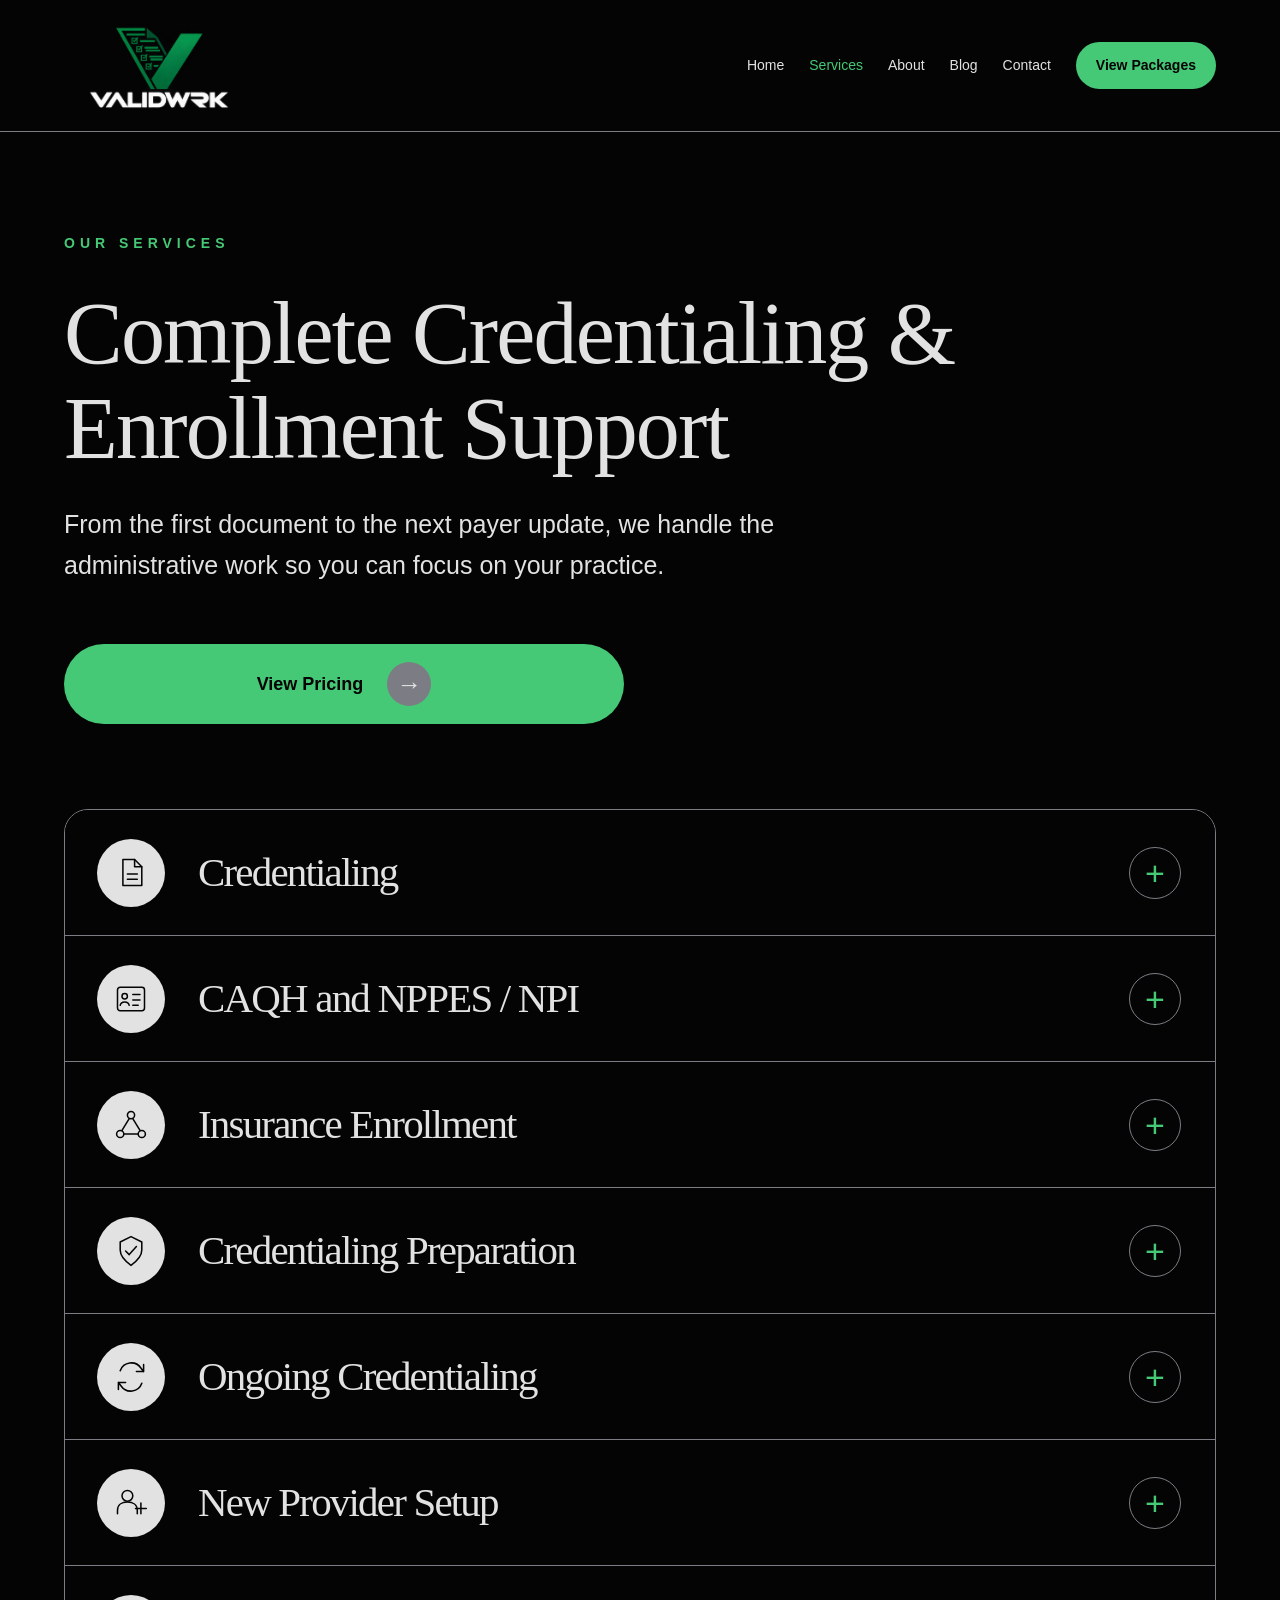
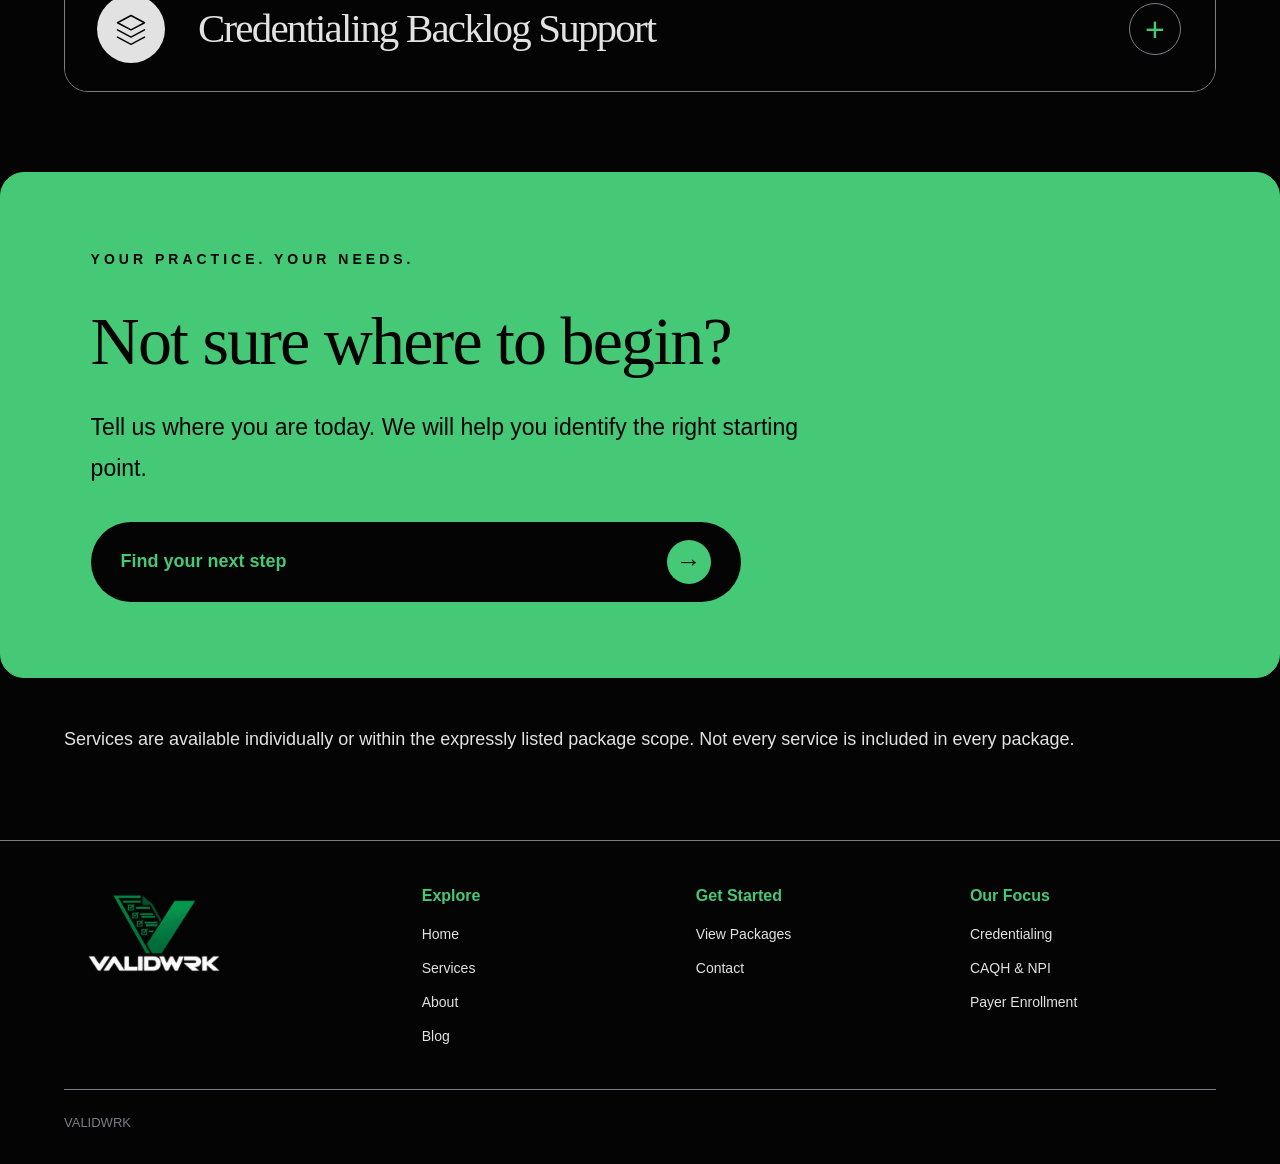
<file: services.html>
<!DOCTYPE html>
<html lang="en">
<head>
  <meta charset="UTF-8">
  <meta name="viewport" content="width=device-width, initial-scale=1.0">
  <title>Our Services | VALIDWRK</title>

  <!-- Bootstrap 5.3.3 -->
  <link href="https://cdn.jsdelivr.net/npm/bootstrap@5.3.3/dist/css/bootstrap.min.css" rel="stylesheet">
  <link rel="stylesheet" href="services.css">
</head>
<body>

<header class="site-header" id="top">
  <div class="header-inner">
    <a class="brand" href="index.html" aria-label="VALIDWRK home">
      <img class="brand-logo" src="Validwrk%20Logo.png" alt="VALIDWRK Logo">
    </a>

    <button class="menu-toggle" id="menuToggle"
      aria-label="Open navigation" aria-expanded="false">☰</button>

    <nav class="main-nav" id="mainNav" aria-label="Main navigation">
      <a href="index.html">Home</a>
      <a href="services.html" class="active">Services</a>
      <a href="about.html">About</a>
      <a href="blog.html">Blog</a>
      <a href="contact.html#contact-form">Contact</a>
      <a href="packages.html" class="nav-cta">View Packages</a>
    </nav>
  </div>
</header>

<main>
  <section class="hero">
    <div class="eyebrow">OUR SERVICES</div>
    <h1>Complete Credentialing &amp; Enrollment Support</h1>
    <p class="hero-description">
      From the first document to the next payer update, we handle the
      administrative work so you can focus on your practice.
    </p>
    <a href="packages.html" class="button button-dark pricing-button">
      <span>View Pricing</span>
      <span class="button-arrow" aria-hidden="true">→</span>
    </a>
  </section>

  <section class="services-section" aria-label="Our services">
    <div class="service-list" id="serviceList">

      <!-- 1. Credentialing -->
      <article class="service-item">
        <button class="service-trigger" aria-expanded="false" aria-controls="service-1">
          <span class="service-icon" aria-hidden="true">
            <svg viewBox="0 0 40 40">
              <path d="M11 5H24L32 13V34H11Z"/>
              <path d="M24 5V13H32M16 21H27M16 27H27"/>
            </svg>
          </span>
          <span class="service-title">Credentialing</span>
          <span class="toggle-icon" aria-hidden="true">+</span>
        </button>
        <div class="service-panel" id="service-1">
          <p>From your first application to recredentialing, we bring order to the details.</p>
          <p class="service-detail">Initial credentialing, application preparation, payer submission, follow-up, and status tracking.</p>
          <a class="talk-link" href="contact.html#contact-form">
            <span>Let's talk</span><span aria-hidden="true">→</span>
          </a>
        </div>
      </article>

      <!-- 2. CAQH and NPPES / NPI -->
      <article class="service-item">
        <button class="service-trigger" aria-expanded="false" aria-controls="service-2">
          <span class="service-icon" aria-hidden="true">
            <svg viewBox="0 0 40 40">
              <rect x="5" y="7" width="30" height="26" rx="3"/>
              <circle cx="13" cy="17" r="3"/>
              <path d="M8 27C9 22 17 22 18 27M22 15H30M22 21H30M22 27H28"/>
            </svg>
          </span>
          <span class="service-title">CAQH and NPPES / NPI</span>
          <span class="toggle-icon" aria-hidden="true">+</span>
        </button>
        <div class="service-panel" id="service-2">
          <p>A strong application starts with accurate provider records.</p>
          <p class="service-detail">CAQH setup and maintenance, NPI setup, and assistance keeping provider information current.</p>
          <a class="talk-link" href="contact.html#contact-form">
            <span>Let's talk</span><span aria-hidden="true">→</span>
          </a>
        </div>
      </article>

      <!-- 3. Insurance Enrollment -->
      <article class="service-item">
        <button class="service-trigger" aria-expanded="false" aria-controls="service-3">
          <span class="service-icon" aria-hidden="true">
            <svg viewBox="0 0 40 40">
              <circle cx="20" cy="9" r="4"/>
              <circle cx="8" cy="30" r="4"/>
              <circle cx="32" cy="30" r="4"/>
              <path d="M18 13L10 26M22 13L30 26M12 30H28"/>
            </svg>
          </span>
          <span class="service-title">Insurance Enrollment</span>
          <span class="toggle-icon" aria-hidden="true">+</span>
        </button>
        <div class="service-panel" id="service-3">
          <p>Connect your practice with the payers that matter to you.</p>
          <p class="service-detail">Commercial payer, Medicare, Medicaid, and multi-state enrollment support within selected scope.</p>
          <a class="talk-link" href="contact.html#contact-form">
            <span>Let's talk</span><span aria-hidden="true">→</span>
          </a>
        </div>
      </article>

      <!-- 4. Credentialing Preparation -->
      <article class="service-item">
        <button class="service-trigger" aria-expanded="false" aria-controls="service-4">
          <span class="service-icon" aria-hidden="true">
            <svg viewBox="0 0 40 40">
              <path d="M20 4L32 10V19C32 26 27 31 20 36C13 31 8 26 8 19V10Z"/>
              <path d="M14 20L18 24L26 15"/>
            </svg>
          </span>
          <span class="service-title">Credentialing Preparation</span>
          <span class="toggle-icon" aria-hidden="true">+</span>
        </button>
        <div class="service-panel" id="service-4">
          <p>Find the gaps before your application is submitted.</p>
          <p class="service-detail">Document review, initial packets, and verification support for licenses, credentials, DEA, board certification, and malpractice insurance.</p>
          <a class="talk-link" href="contact.html#contact-form">
            <span>Let's talk</span><span aria-hidden="true">→</span>
          </a>
        </div>
      </article>

      <!-- 5. Ongoing Credentialing -->
      <article class="service-item">
        <button class="service-trigger" aria-expanded="false" aria-controls="service-5">
          <span class="service-icon" aria-hidden="true">
            <svg viewBox="0 0 40 40">
              <path d="M8 13A13 13 0 0 1 31 10L34 14M34 14V6M34 14H26"/>
              <path d="M32 27A13 13 0 0 1 9 30L6 26M6 26V34M6 26H14"/>
            </svg>
          </span>
          <span class="service-title">Ongoing Credentialing</span>
          <span class="toggle-icon" aria-hidden="true">+</span>
        </button>
        <div class="service-panel" id="service-5">
          <p>Keep the important details from falling through the cracks.</p>
          <p class="service-detail">Recredentialing, payer updates, directory updates, and expiration tracking, with an agreed service scope.</p>
          <a class="talk-link" href="contact.html#contact-form">
            <span>Let's talk</span><span aria-hidden="true">→</span>
          </a>
        </div>
      </article>

      <!-- 6. New Provider Setup -->
      <article class="service-item">
        <button class="service-trigger" aria-expanded="false" aria-controls="service-6">
          <span class="service-icon" aria-hidden="true">
            <svg viewBox="0 0 40 40">
              <circle cx="16" cy="12" r="6"/>
              <path d="M5 32V28C5 22 10 19 16 19C22 19 27 22 27 28V32M31 20V32M25 26H37"/>
            </svg>
          </span>
          <span class="service-title">New Provider Setup</span>
          <span class="toggle-icon" aria-hidden="true">+</span>
        </button>
        <div class="service-panel" id="service-6">
          <p>Start your enrollment journey with an organized foundation.</p>
          <p class="service-detail">NPI setup, CAQH setup, document preparation, and Medicare or Medicaid enrollment support as selected.</p>
          <a class="talk-link" href="contact.html#contact-form">
            <span>Let's talk</span><span aria-hidden="true">→</span>
          </a>
        </div>
      </article>

      <!-- 7. Credentialing Backlog Support -->
      <article class="service-item">
        <button class="service-trigger" aria-expanded="false" aria-controls="service-7">
          <span class="service-icon" aria-hidden="true">
            <svg viewBox="0 0 40 40">
              <path d="M20 5L35 13L20 21L5 13Z"/>
              <path d="M5 21L20 29L35 21M5 29L20 37L35 29"/>
            </svg>
          </span>
          <span class="service-title">Credentialing Backlog Support</span>
          <span class="toggle-icon" aria-hidden="true">+</span>
        </button>
        <div class="service-panel" id="service-7">
          <p>A little extra capacity when your team needs it most.</p>
          <p class="service-detail">Application backlog assistance, provider enrollment overflow, payer follow-up, and credentialing file cleanup.</p>
          <a class="talk-link" href="contact.html#contact-form">
            <span>Let's talk</span><span aria-hidden="true">→</span>
          </a>
        </div>
      </article>

    </div>
  </section>

  <section class="cta">
    <div class="cta-eyebrow">YOUR PRACTICE. YOUR NEEDS.</div>
    <h2>Not sure where to begin?</h2>
    <p>Tell us where you are today. We will help you identify the right starting point.</p>
    <a class="button" href="contact.html#contact-form">
      <span>Find your next step</span>
      <span class="button-arrow" aria-hidden="true">→</span>
    </a>
  </section>

  <p class="scope-note">
    Services are available individually or within the expressly listed package scope.
    Not every service is included in every package.
  </p>
</main>

<footer class="site-footer">
  <div class="footer-inner">

    <a class="brand footer-brand" href="index.html" aria-label="VALIDWRK home">
      <img class="brand-logo" src="Validwrk%20Logo.png" alt="VALIDWRK Logo">
    </a>

    <div class="footer-columns">
      <div class="footer-column">
        <h3>Explore</h3>
        <a href="index.html">Home</a>
        <a href="services.html">Services</a>
        <a href="about.html">About</a>
        <a href="blog.html">Blog</a>
      </div>

      <div class="footer-column">
        <h3>Get Started</h3>
        <a href="packages.html">View Packages</a>
        <a href="contact.html#contact-form">Contact</a>
      </div>

      <div class="footer-column">
        <h3>Our Focus</h3>
        <a href="services.html">Credentialing</a>
        <a href="services.html">CAQH &amp; NPI</a>
        <a href="services.html">Payer Enrollment</a>
      </div>
    </div>

    <div class="copyright">VALIDWRK</div>
  </div>
</footer>

<!-- Bootstrap JavaScript -->
<script src="https://cdn.jsdelivr.net/npm/bootstrap@5.3.3/dist/js/bootstrap.bundle.min.js"></script>

<script>
  // Open and close each service.
  document.querySelectorAll(".service-trigger").forEach(function(button) {
    button.addEventListener("click", function() {
      const item = button.closest(".service-item");
      const isOpen = item.classList.contains("open");
      const panel = item.querySelector(".service-panel");
      const toggle = button.querySelector(".toggle-icon");

      item.classList.toggle("open", !isOpen);
      button.setAttribute("aria-expanded", String(!isOpen));
      panel.style.display = isOpen ? "none" : "block";
      toggle.textContent = isOpen ? "+" : "−";
    });
  });

  // Mobile navigation.
  const menuToggle = document.getElementById("menuToggle");
  const mainNav = document.getElementById("mainNav");

  menuToggle.addEventListener("click", function() {
    const isOpen = mainNav.classList.toggle("show");
    menuToggle.setAttribute("aria-expanded", String(isOpen));
    menuToggle.setAttribute(
      "aria-label",
      isOpen ? "Close navigation" : "Open navigation"
    );
    menuToggle.textContent = isOpen ? "×" : "☰";
  });

  mainNav.querySelectorAll("a").forEach(function(link) {
    link.addEventListener("click", function() {
      mainNav.classList.remove("show");
      menuToggle.setAttribute("aria-expanded", "false");
      menuToggle.setAttribute("aria-label", "Open navigation");
      menuToggle.textContent = "☰";
    });
  });

  // Back-to-top button.
  document.getElementById("backToTop").addEventListener("click", function() {
    window.scrollTo({ top: 0, behavior: "smooth" });
  });
</script>

</body>
</html>
</file>
<file: about.css>
:root {
  --black: #040404;
  --green: #46C976;
  --light-grey: #E2E2E2;
  --grey: #7C7C84;
  --dark-green: #040404;
  --white: #E2E2E2;
}

* {
  margin: 0;
  padding: 0;
  box-sizing: border-box;
}

html {
  scroll-behavior: smooth;
}

body {
  font-family: Arial, Helvetica, sans-serif;
  background: var(--black);
  color: var(--light-grey);
  line-height: 1.7;
}

a {
  color: inherit;
  text-decoration: none;
}

.container {
  width: min(1200px, 90%);
  margin: auto;
}

/* NAVIGATION */

.header {
  position: sticky;
  top: 0;
  z-index: 1000;
  background: var(--black);
  border-bottom: 1px solid rgba(70, 201, 118, 0.22);
}

.nav {
  min-height: 105px;
  display: flex;
  align-items: center;
  justify-content: space-between;
  gap: 20px;
}

.brand {
  display: flex;
  align-items: center;
  min-width: 0;
  flex-shrink: 0;
}

.brand-logo {
  display: block;
  width: 210px;
  max-width: 100%;
  max-height: 85px;
  object-fit: contain;
}

.nav-links {
  display: flex;
  align-items: center;
  justify-content: flex-end;
  gap: 22px;
  font-size: 14px;
}

.nav-links a {
  color: var(--light-grey);
  transition: color 0.2s ease, background 0.2s ease;
}

.nav-links a:hover,
.nav-links a[aria-current="page"] {
  color: var(--green);
}

.nav-links .nav-cta {
  display: inline-block;
  padding: 12px 20px;
  border: 1px solid var(--green);
  border-radius: 40px;
  background: var(--green);
  color: var(--black);
  font-weight: 700;
  white-space: nowrap;
}

.nav-links .nav-cta:hover {
  background: var(--black);
  color: var(--green);
}

.menu-toggle {
  display: none;
  width: 50px;
  height: 50px;
  border: 1px solid var(--green);
  border-radius: 10px;
  background: var(--green);
  color: var(--black);
  font-size: 27px;
  cursor: pointer;
  flex-shrink: 0;
}

/* GENERAL */

section {
  padding: 90px 0;
}

.eyebrow {
  display: flex;
  align-items: center;
  gap: 20px;
  margin-bottom: 28px;
  color: var(--green);
  font-size: 14px;
  font-weight: 700;
  letter-spacing: 4px;
  text-transform: uppercase;
}

.eyebrow::after {
  content: "";
  display: inline-block;
  width: 75px;
  height: 1px;
  background: var(--green);
}

h1,
h2,
h3 {
  font-family: Georgia, "Times New Roman", serif;
  font-weight: 400;
  line-height: 1.12;
  letter-spacing: -1.5px;
}

h1 {
  font-size: clamp(43px, 6vw, 76px);
}

h2 {
  font-size: clamp(38px, 5vw, 64px);
}

h3 {
  font-size: 31px;
}

.lead {
  color: var(--light-grey);
  font-size: clamp(18px, 2vw, 22px);
  line-height: 1.8;
}

/* ABOUT INTRODUCTION */

.about-hero {
  padding-top: 45px;
  padding-bottom: 45px;
}

.hero-panel {
  position: relative;
  overflow: hidden;
  isolation: isolate;
  padding: clamp(35px, 7vw, 85px);
  border-radius: 32px;
  background:
    radial-gradient(
      ellipse at 85% 70%,
      rgba(70, 201, 118, 0.25) 0%,
      rgba(4, 4, 4, 0.82) 40%,
      transparent 72%
    ),
    linear-gradient(120deg, #040404 15%, #040404 100%);
  min-height: 440px;
}

.hero-panel::after {
  content: "";
  position: absolute;
  z-index: -1;
  right: -100px;
  bottom: -180px;
  width: 320px;
  height: 390px;
  border-radius: 50% 0 0 0;
  background: rgba(70, 201, 118, 0.1);
}

.hero-panel .eyebrow {
  max-width: 720px;
}

.hero-panel h1 {
  max-width: 900px;
  margin-bottom: 26px;
}

.hero-panel h1 span {
  color: var(--green);
}

.hero-panel .lead {
  max-width: 760px;
  color: var(--light-grey);
}

.credential-label {
  display: inline-block;
  margin-top: 28px;
  padding: 10px 17px;
  border: 1px solid var(--green);
  border-radius: 40px;
  color: var(--green);
  font-size: 13px;
  font-weight: 700;
  letter-spacing: 1px;
}

/* CLIENT EXPERIENCE INFORMATION */

.experience {
  padding-top: 55px;
}

.experience-intro {
  max-width: 900px;
  margin-bottom: 42px;
}

.experience-intro .lead {
  margin-top: 22px;
}

.experience-grid {
  display: grid;
  grid-template-columns: repeat(2, minmax(0, 1fr));
  gap: 0 45px;
  border-top: 1px solid var(--grey);
}

.experience-item {
  padding: 30px 0;
  border-bottom: 1px solid var(--grey);
}

.experience-item h3 {
  margin-bottom: 12px;
  color: var(--green);
  font-size: 27px;
}

.experience-item p {
  color: var(--light-grey);
  font-size: 17px;
  line-height: 1.8;
}

.provider-count {
  display: flex;
  align-items: center;
  gap: 28px;
  padding: 35px;
  margin-top: 35px;
  border: 1px solid rgba(70, 201, 118, 0.25);
  border-radius: 22px;
  background: linear-gradient(
    110deg,
    var(--black),
    rgba(70, 201, 118, 0.08)
  );
}

.provider-count strong {
  color: var(--green);
  font-family: Georgia, "Times New Roman", serif;
  font-size: clamp(52px, 7vw, 78px);
  line-height: 1;
  font-weight: 400;
  white-space: nowrap;
}

.provider-count p {
  color: var(--light-grey);
  font-size: 18px;
}

/* WHAT VALIDWRK DOES */

.what-we-do {
  background: var(--black);
}

.what-grid {
  display: grid;
  grid-template-columns: 1fr 1fr;
  gap: 55px;
  align-items: start;
}

.what-grid h2 {
  margin-bottom: 28px;
}

.what-copy p {
  color: var(--light-grey);
  font-size: 18px;
  line-height: 1.85;
  margin-bottom: 25px;
}

.text-link {
  display: inline-flex;
  align-items: center;
  gap: 18px;
  margin-top: 8px;
  padding-bottom: 9px;
  border-bottom: 2px solid var(--green);
  font-size: 18px;
  font-weight: 600;
}

.text-link span {
  color: var(--green);
  font-size: 25px;
}

/* CREDENTIALING PROCESS */

.process {
  background: var(--black);
}

.process-heading {
  max-width: 850px;
  margin-bottom: 45px;
}

.process-heading .lead {
  margin-top: 25px;
}

.process-list {
  display: grid;
  grid-template-columns: repeat(2, minmax(0, 1fr));
  gap: 0 55px;
}

.process-step {
  padding: 32px 0;
  border-top: 1px solid var(--grey);
}

.step-number {
  width: 76px;
  height: 76px;
  display: flex;
  align-items: center;
  justify-content: center;
  margin-bottom: 28px;
  border: 1px solid var(--green);
  border-radius: 50%;
  color: var(--green);
  font-family: Georgia, "Times New Roman", serif;
  font-size: 29px;
}

.process-step h3 {
  margin-bottom: 17px;
}

.process-step p {
  color: var(--light-grey);
  font-size: 18px;
  line-height: 1.8;
}

/* TIMELINE */

.timeline-section {
  background: var(--black);
}

.timeline-card {
  padding: clamp(30px, 6vw, 60px);
  border: 1px solid rgba(70, 201, 118, 0.18);
  border-radius: 24px;
  background: linear-gradient(
    125deg,
    var(--black),
    rgba(70, 201, 118, 0.08)
  );
}

.timeline-number {
  margin: 20px 0 35px;
  color: var(--green);
  font-family: Georgia, "Times New Roman", serif;
  font-size: clamp(60px, 10vw, 105px);
  line-height: 1.2;
  letter-spacing: -4px;
}

.timeline-number span {
  font-size: 0.4em;
  letter-spacing: 0;
}

.timeline-card hr {
  margin-bottom: 35px;
  border: 0;
  border-top: 1px solid var(--grey);
  opacity: 1;
}

.timeline-card h3 {
  margin-bottom: 18px;
}

.timeline-card p {
  color: var(--light-grey);
  font-size: 18px;
  line-height: 1.8;
}

.timeline-card .timeline-note {
  margin-top: 20px;
  color: var(--grey);
}

/* EXTRA PAIR OF HANDS */

.backlog {
  background:
    radial-gradient(
      ellipse at 100% 100%,
      rgba(70, 201, 118, 0.2),
      transparent 60%
    ),
    var(--black);
}

.backlog-content {
  max-width: 850px;
}

.backlog h2 {
  margin-bottom: 30px;
}

.backlog .lead {
  margin-bottom: 45px;
  color: var(--light-grey);
}

.backlog-list {
  list-style: none;
  margin-bottom: 42px;
  border-top: 1px solid var(--grey);
}

.backlog-list li {
  display: flex;
  align-items: center;
  gap: 15px;
  padding: 13px 0;
  color: var(--light-grey);
  font-size: 19px;
}

.backlog-list li::before {
  content: "✓";
  display: inline-flex;
  align-items: center;
  justify-content: center;
  width: 28px;
  height: 28px;
  flex-shrink: 0;
  border-radius: 50%;
  background: var(--green);
  color: var(--black);
  font-weight: 700;
  font-size: 15px;
}

.cta-button {
  display: inline-flex;
  align-items: center;
  justify-content: space-between;
  gap: 22px;
  padding: 12px 13px 12px 28px;
  border-radius: 60px;
  background: var(--green);
  color: var(--black);
  font-size: 17px;
  font-weight: 700;
  transition: transform 0.2s ease;
}

.cta-button:hover {
  transform: translateY(-2px);
  color: var(--black);
}

.cta-arrow {
  display: flex;
  align-items: center;
  justify-content: center;
  width: 48px;
  height: 48px;
  border-radius: 50%;
  background: rgba(4, 4, 4, 0.12);
  color: var(--black);
  font-size: 24px;
}

/* FAQ */

.faq {
  background: var(--black);
}

.faq-heading {
  margin-bottom: 45px;
}

.faq-heading .lead {
  margin-top: 24px;
}

.faq-list {
  border-top: 1px solid var(--grey);
}

.faq-item {
  border-bottom: 1px solid var(--grey);
}

.faq-question {
  display: flex;
  align-items: center;
  justify-content: space-between;
  gap: 20px;
  width: 100%;
  padding: 25px 0;
  border: 0;
  background: transparent;
  color: var(--light-grey);
  text-align: left;
  font: inherit;
  font-size: 19px;
  font-weight: 600;
  cursor: pointer;
}

.faq-question[aria-expanded="true"] {
  color: var(--green);
}

.faq-icon {
  color: var(--green);
  font-size: 27px;
  flex-shrink: 0;
}

.faq-answer {
  display: none;
  padding: 0 35px 28px 0;
  color: var(--light-grey);
  font-size: 18px;
  line-height: 1.85;
}

.faq-item.open .faq-answer {
  display: block;
}

/* FOOTER */

.site-footer {
  padding: 55px 0 0;
  border-top: 1px solid rgba(70, 201, 118, 0.2);
  background: var(--black);
  color: var(--light-grey);
}

.footer-grid {
  display: grid;
  grid-template-columns: 1.5fr 1fr 1fr 1.2fr;
  gap: 35px;
}

.footer-logo {
  display: block;
  width: 200px;
  max-width: 100%;
  max-height: 85px;
  margin-bottom: 18px;
  object-fit: contain;
}

.footer-about p,
.footer-column p {
  margin-bottom: 10px;
  color: var(--grey);
  font-size: 14px;
}

.footer-column h3 {
  margin-bottom: 18px;
  color: var(--green);
  font-family: Arial, Helvetica, sans-serif;
  font-size: 17px;
  font-weight: 700;
  letter-spacing: 0;
}

.footer-column a {
  display: block;
  width: fit-content;
  margin-bottom: 10px;
  color: var(--light-grey);
  font-size: 14px;
  transition: color 0.2s ease;
}

.footer-column a:hover {
  color: var(--green);
}

.footer-bottom {
  margin-top: 40px;
  padding: 20px 0;
  border-top: 1px solid var(--grey);
  text-align: center;
}

.footer-bottom p {
  margin: 0;
  color: var(--grey);
  font-size: 13px;
}

/* RESPONSIVE */

@media (max-width: 1000px) {
  .nav {
    min-height: 95px;
  }

  .brand-logo {
    width: 175px;
  }

  .nav-links {
    gap: 14px;
    font-size: 13px;
  }

  .nav-links .nav-cta {
    padding: 10px 13px;
  }

  .what-grid {
    grid-template-columns: 1fr;
    gap: 25px;
  }

  .footer-grid {
    grid-template-columns: repeat(2, minmax(0, 1fr));
  }
}

@media (max-width: 760px) {
  .container {
    width: 90%;
  }

  .nav {
    min-height: 88px;
    gap: 10px;
  }

  .brand-logo {
    width: 165px;
    max-height: 70px;
  }

  .menu-toggle {
    display: block;
  }

  .nav-links {
    display: none;
    position: absolute;
    top: 100%;
    left: 0;
    right: 0;
    padding: 22px 5%;
    border-top: 1px solid var(--grey);
    background: var(--black);
    flex-direction: column;
    align-items: stretch;
    gap: 18px;
    font-size: 16px;
  }

  .nav-links.active {
    display: flex;
  }

  .nav-links .nav-cta {
    width: fit-content;
    text-align: center;
  }

  section {
    padding: 65px 0;
  }

  .about-hero {
    padding-top: 30px;
    padding-bottom: 35px;
  }

  .hero-panel {
    min-height: 0;
    padding: 75px 24px 45px;
    border-radius: 26px;
    background:
      radial-gradient(
        ellipse at 100% 80%,
        rgba(70, 201, 118, 0.2),
        transparent 65%
      ),
      var(--black);
  }

  .eyebrow {
    font-size: 11px;
    letter-spacing: 2.5px;
    gap: 12px;
  }

  .eyebrow::after {
    width: 42px;
  }

  .experience-grid,
  .process-list {
    grid-template-columns: 1fr;
  }

  .experience-item h3 {
    font-size: 25px;
  }

  .provider-count {
    align-items: flex-start;
    flex-direction: column;
    gap: 15px;
    padding: 25px;
  }

  .provider-count strong {
    font-size: 60px;
  }

  .process-step {
    padding: 27px 0;
  }

  .step-number {
    width: 64px;
    height: 64px;
    font-size: 25px;
    margin-bottom: 22px;
  }

  .timeline-number {
    font-size: clamp(55px, 14vw, 85px);
    letter-spacing: -3px;
  }

  .timeline-card {
    padding: 30px 24px;
  }

  .faq-question {
    font-size: 17px;
    padding: 22px 0;
  }

  .faq-answer {
    font-size: 16px;
    padding-right: 5px;
  }

  .footer-grid {
    gap: 30px 22px;
  }
}

@media (max-width: 480px) {
  .brand-logo {
    width: 140px;
  }

  .menu-toggle {
    width: 44px;
    height: 44px;
  }

  .footer-grid {
    grid-template-columns: 1fr 1fr;
  }

  .footer-about {
    grid-column: 1 / -1;
  }

  .footer-logo {
    width: 175px;
  }

  .timeline-number {
    letter-spacing: -2px;
  }
}
</file>
<file: blog.css>
:root {
  --black: #040404;
  --green: #46C976;
  --light-grey: #E2E2E2;
  --grey: #7C7C84;
  --line: #303532;
  --panel: #151916;
}

* {
  margin: 0;
  padding: 0;
  box-sizing: border-box;
}

html {
  scroll-behavior: smooth;
}

body {
  background: var(--black);
  color: var(--light-grey);
  font-family: Arial, Helvetica, sans-serif;
  line-height: 1.7;
}

a {
  color: inherit;
  text-decoration: none;
}

/* =========================
   HEADER & NAVIGATION
========================= */

.header {
  background: var(--black);
  border-bottom: 1px solid #1c2920;
  position: sticky;
  top: 0;
  z-index: 1000;
}

.nav {
  max-width: 1240px;
  min-height: 96px;
  display: flex;
  align-items: center;
  justify-content: space-between;
  gap: 24px;
}

.brand {
  display: flex;
  align-items: center;
  flex-shrink: 0;
}

.brand-logo {
  display: block;
  width: 200px;
  max-height: 85px;
  object-fit: contain;
}

.nav-links {
  display: flex;
  align-items: center;
  gap: 23px;
}

.nav-links a {
  color: var(--light-grey);
  font-size: 13px;
  font-weight: 600;
  transition: color 0.2s ease;
}

.nav-links a:hover,
.nav-links a[aria-current="page"] {
  color: var(--green);
}

.nav-links .nav-cta {
  background: var(--green);
  color: var(--black);
  padding: 11px 20px;
  border: 1px solid var(--green);
  border-radius: 30px;
  font-weight: 700;
  white-space: nowrap;
  transition: 0.3s ease;
}

.nav-links .nav-cta:hover {
  background: transparent;
  color: var(--green);
}

.menu-toggle {
  display: none;
  background: transparent;
  border: 1px solid var(--line);
  color: var(--green);
  padding: 7px 13px;
  font-size: 25px;
  cursor: pointer;
  border-radius: 5px;
}

/* =========================
   MAIN CONTENT
========================= */

main {
  max-width: 1240px;
  margin: auto;
  padding: 55px 5% 90px;
}

.intro {
  min-height: 0;
  padding: 10px 0 30px;
  border-bottom: 1px solid var(--line);
}

.eyebrow {
  color: var(--green);
  font-size: 12px;
  font-weight: 800;
  letter-spacing: 2px;
  text-transform: uppercase;
  margin-bottom: 17px;
}

h1,
h2 {
  color: #fff;
  line-height: 1.2;
  font-family: Georgia, "Times New Roman", serif;
}

h1 {
  font-size: clamp(36px, 5vw, 58px);
  margin-bottom: 20px;
}

h2 {
  font-size: clamp(25px, 3vw, 36px);
  margin-bottom: 22px;
}

.rule {
  border: 0;
  border-top: 1px solid var(--line);
  margin: 20px 0 25px;
}

.intro .rule {
  margin: 16px 0 18px;
}

.intro p,
.article p {
  font-size: 17px;
  max-width: 850px;
  margin-bottom: 14px;
}

/* =========================
   ARTICLE CARDS
========================= */

.article-grid {
  display: grid;
  grid-template-columns: repeat(2, minmax(0, 1fr));
  gap: 24px;
  padding-top: 35px;
}

.article {
  display: flex;
  flex-direction: column;
  min-height: 360px;
  padding: 30px;
  border: 1px solid var(--line);
  background: linear-gradient(145deg, #0b100c, #040404 70%);
  border-radius: 8px;
  transition: border-color 0.3s ease, transform 0.3s ease;
}

.article:hover {
  border-color: var(--green);
  transform: translateY(-4px);
}

.article h2 {
  font-size: clamp(23px, 2.5vw, 31px);
}

.article p {
  font-size: 15px;
}

.note {
  margin-top: auto;
  padding: 20px;
  background: var(--panel);
  border: 1px solid #303a33;
  border-left: 5px solid var(--green);
  border-radius: 7px;
  color: #fff;
  font-size: 15px;
  font-weight: 700;
  line-height: 1.6;
}

/* =========================
   CONTACT SECTION
========================= */

.together {
  padding: 40px;
  margin-top: 45px;
  border: 1px solid var(--line);
  border-radius: 8px;
  background: #0b0e0b;
}

.together h2 {
  color: var(--green);
  font-size: 28px;
  text-transform: uppercase;
}

.together h3 {
  color: #fff;
  font-size: 20px;
  margin-bottom: 8px;
}

.together p {
  color: var(--grey);
  margin-bottom: 18px;
}

.website-box {
  display: block;
  border: 1px solid var(--green);
  border-radius: 7px;
  padding: 13px 18px;
  background: #111311;
  margin-bottom: 22px;
  transition: 0.3s ease;
}

.website-box:hover {
  background: var(--green);
}

.website-box span {
  display: block;
  color: var(--green);
  font-size: 12px;
  font-weight: 800;
}

.website-box strong {
  color: #fff;
  font-size: 19px;
}

.website-box:hover span,
.website-box:hover strong {
  color: var(--black);
}

.social-title {
  color: var(--green);
  font-size: 13px;
  font-weight: 800;
  margin-bottom: 15px;
}

.socials {
  display: grid;
  grid-template-columns: repeat(3, minmax(0, 1fr));
  gap: 15px;
  max-width: 460px;
  margin-bottom: 20px;
}

.social {
  text-align: center;
  color: var(--grey);
  font-size: 13px;
}

.social-icon {
  display: flex;
  align-items: center;
  justify-content: center;
  width: 65px;
  height: 65px;
  margin: 0 auto 9px;
  background: var(--green);
  color: var(--black);
  border-radius: 9px;
  font-size: 25px;
  font-weight: 800;
}

.social strong {
  display: block;
  color: #fff;
}

/* =========================
   FOOTER
========================= */

.site-footer {
  border-top: 1px solid var(--line);
  padding: 55px 0 20px;
  background: #040404;
}

.footer-grid {
  display: grid;
  grid-template-columns: 1.5fr 1fr 1fr 1.2fr;
  gap: 35px;
  padding-bottom: 35px;
}

.footer-logo {
  width: 200px;
  max-height: 85px;
  object-fit: contain;
  margin-bottom: 12px;
}

.footer-about p {
  color: var(--grey);
  font-size: 13px;
}

.footer-column h3 {
  color: var(--green);
  font-size: 15px;
  font-weight: 700;
  margin-bottom: 18px;
  font-family: Arial, Helvetica, sans-serif;
}

.footer-column a {
  display: block;
  width: fit-content;
  color: var(--light-grey);
  font-size: 13px;
  margin-bottom: 10px;
  transition: color 0.2s ease;
}

.footer-column a:hover {
  color: var(--green);
}

.footer-column p {
  color: var(--grey);
  font-size: 13px;
  margin-bottom: 8px;
}

.footer-bottom {
  border-top: 1px solid var(--line);
  padding-top: 18px;
  text-align: center;
}

.footer-bottom p {
  color: var(--grey);
  font-size: 12px;
  margin: 0;
}

/* =========================
   RESPONSIVE DESIGN
========================= */

@media (max-width: 1000px) {

  .nav {
    flex-wrap: wrap;
    padding-top: 12px;
    padding-bottom: 12px;
  }

  .menu-toggle {
    display: block;
  }

  .nav-links {
    display: none;
    flex-direction: column;
    align-items: stretch;
    width: 100%;
    gap: 0;
    padding-top: 12px;
  }

  .nav-links.open {
    display: flex;
  }

  .nav-links a {
    padding: 12px 0;
    border-top: 1px solid var(--line);
  }

  .nav-links .nav-cta {
    text-align: center;
    margin-top: 12px;
    padding: 11px 20px;
  }

  .footer-grid {
    grid-template-columns: repeat(2, 1fr);
  }
}

@media (max-width: 760px) {

  main {
    padding: 45px 5% 60px;
  }

  .intro {
    padding-bottom: 28px;
  }

  .intro p {
    font-size: 15px;
  }

  .article-grid {
    grid-template-columns: 1fr;
    gap: 18px;
    padding-top: 28px;
  }

  .article {
    min-height: 340px;
    padding: 23px;
  }

  .article p {
    font-size: 14px;
  }

  .note {
    font-size: 14px;
  }

  .together {
    padding: 24px;
    margin-top: 28px;
  }

  .footer-grid {
    grid-template-columns: 1fr 1fr;
    gap: 30px 20px;
  }
}

@media (max-width: 480px) {

  .brand-logo {
    width: 165px;
    max-height: 70px;
  }

  .nav {
    gap: 12px;
  }

  .menu-toggle {
    font-size: 22px;
    padding: 6px 11px;
  }

  h1 {
    font-size: 36px;
  }

  .socials {
    gap: 8px;
  }

  .social-icon {
    width: 55px;
    height: 55px;
  }

  .footer-grid {
    grid-template-columns: 1fr;
  }

  .footer-logo {
    width: 175px;
  }
}
</file>
<file: contact.css>
:root {
  --black: #050505;
  --green: #46C976;
  --dark-green: #0B2418;
  --white: #F5F5F5;
  --grey: #85858D;
  --border: #292D2A;
}

* {
  box-sizing: border-box;
  margin: 0;
  padding: 0;
}

html {
  scroll-behavior: smooth;
  scroll-padding-top: 100px;
}

body {
  background: var(--black);
  color: var(--white);
  font-family: Arial, Helvetica, sans-serif;
  line-height: 1.7;
  overflow-x: hidden;
}

a {
  color: inherit;
  text-decoration: none;
}

/* =========================
   NAVIGATION
========================= */

.header {
  background: #050505;
  border-bottom: 1px solid var(--border);
  position: sticky;
  top: 0;
  z-index: 1000;
  padding: 15px 0;
}

.nav {
  display: flex;
  align-items: center;
  justify-content: space-between;
  gap: 24px;
}

.brand {
  display: inline-flex;
  align-items: center;
  flex-shrink: 0;
}

.brand-logo {
  display: block;
  width: 190px;
  max-width: 100%;
  height: auto;
  object-fit: contain;
}

.nav-links {
  display: flex;
  align-items: center;
  justify-content: flex-end;
  gap: 25px;
}

.nav-links a {
  color: #dedede;
  font-size: 14px;
  font-weight: 500;
  transition: color 0.25s ease;
}

.nav-links a:hover,
.nav-links a[aria-current="page"] {
  color: var(--green);
}

.nav-links .nav-cta {
  background: var(--green);
  color: #031008;
  padding: 11px 19px;
  border-radius: 30px;
  font-weight: 700;
  transition: 0.25s ease;
}

.nav-links .nav-cta:hover {
  background: #5ce28a;
  color: #031008;
  transform: translateY(-2px);
}

.menu-toggle {
  display: none;
  background: transparent;
  color: var(--white);
  border: 1px solid #383838;
  border-radius: 10px;
  padding: 7px 13px;
  font-size: 25px;
  line-height: 1.2;
  cursor: pointer;
}

/* =========================
   MAIN CONTACT SECTION
========================= */

.contact-main {
  max-width: 1200px;
  width: 90%;
  margin: auto;
  padding: 80px 0 95px;
}

.contact-intro {
  margin-bottom: 52px;
}

.intro-label {
  display: flex;
  align-items: center;
  gap: 12px;
  color: var(--green);
  letter-spacing: 5px;
  font-size: 13px;
  font-weight: 700;
  margin-bottom: 20px;
}

.label-line {
  width: 35px;
  height: 2px;
  background: var(--green);
}

.contact-intro h1 {
  font-family: Georgia, "Times New Roman", serif;
  font-size: clamp(46px, 7vw, 82px);
  font-weight: 400;
  line-height: 1.08;
  letter-spacing: -2.5px;
  margin-bottom: 22px;
}

.contact-intro h1 span {
  color: var(--green);
}

.intro-text {
  color: #c6cbc7;
  font-size: 19px;
  max-width: 760px;
  line-height: 1.8;
}

/* =========================
   CONTACT GRID
========================= */

.contact-layout {
  display: grid;
  grid-template-columns: minmax(0, 1.3fr) minmax(280px, 0.8fr);
  gap: 28px;
  align-items: stretch;
}

/* =========================
   FORM CARD
========================= */

.form-card,
.info-card {
  border: 1px solid var(--border);
  border-radius: 22px;
  overflow: hidden;
}

.form-card {
  position: relative;
  background: linear-gradient(145deg, #101610, #080908 68%);
  padding: clamp(24px, 4vw, 44px);
}

.form-card::before {
  content: "";
  position: absolute;
  width: 210px;
  height: 210px;
  border-radius: 50%;
  background: rgba(70, 201, 118, 0.045);
  filter: blur(45px);
  top: -110px;
  right: -70px;
  pointer-events: none;
}

.card-top {
  display: flex;
  justify-content: space-between;
  align-items: flex-start;
  gap: 15px;
  margin-bottom: 25px;
}

.section-kicker {
  color: var(--green);
  font-size: 11px;
  font-weight: 700;
  letter-spacing: 3px;
  margin-bottom: 10px;
}

.card-top h2,
.info-card h2 {
  font-family: Georgia, "Times New Roman", serif;
  font-size: clamp(30px, 4vw, 42px);
  font-weight: 400;
  line-height: 1.2;
}

.form-number {
  color: rgba(70, 201, 118, 0.35);
  font-family: Georgia, "Times New Roman", serif;
  font-size: 48px;
  line-height: 1;
}

.topic {
  display: inline-flex;
  align-items: center;
  gap: 10px;
  border: 1px solid #3b5946;
  background: #102519;
  color: var(--green);
  border-radius: 40px;
  padding: 9px 14px;
  margin-bottom: 30px;
  font-size: 13px;
  max-width: 100%;
}

.topic-dot {
  width: 8px;
  height: 8px;
  background: var(--green);
  border-radius: 50%;
  flex-shrink: 0;
}

.topic button {
  background: transparent;
  border: 0;
  color: var(--green);
  font-size: 21px;
  line-height: 1;
  cursor: pointer;
  margin-left: 3px;
}

.field {
  margin-bottom: 20px;
}

.field label {
  display: block;
  font-weight: 600;
  font-size: 14px;
  margin-bottom: 9px;
  color: #eeeeee;
}

.field label span {
  color: var(--green);
}

.field label small {
  color: #a4aaa5;
  font-weight: 400;
  font-size: 12px;
}

.field input,
.field select,
.field textarea {
  display: block;
  width: 100%;
  background: #0a0c0a;
  color: var(--white);
  border: 1px solid #414741;
  border-radius: 10px;
  padding: 15px 16px;
  font-family: inherit;
  font-size: 15px;
  outline: none;
  transition: border-color 0.25s ease, box-shadow 0.25s ease;
}

.field input:focus,
.field select:focus,
.field textarea:focus {
  border-color: var(--green);
  box-shadow: 0 0 0 3px rgba(70, 201, 118, 0.09);
}

.field input::placeholder,
.field textarea::placeholder {
  color: #858b86;
  opacity: 1;
}

.field select {
  cursor: pointer;
}

.field select option {
  background: #101410;
  color: var(--white);
}

.field textarea {
  min-height: 175px;
  resize: vertical;
}

.privacy-note {
  color: #b8beb9;
  font-size: 13px;
  line-height: 1.7;
  margin: 12px 0 22px;
}

.submit-btn {
  display: inline-flex;
  align-items: center;
  justify-content: center;
  gap: 22px;
  border-radius: 50px;
  padding: 14px 25px;
  font-weight: 700;
  font-size: 15px;
  border: 0;
  cursor: pointer;
  color: #031008;
  background: var(--green);
  transition: transform 0.25s ease, background 0.25s ease;
}

.submit-btn span {
  font-size: 20px;
  transition: transform 0.25s ease;
}

.submit-btn:hover {
  background: #5ce28a;
  transform: translateY(-2px);
}

.submit-btn:hover span {
  transform: translateX(4px);
}

.required-note {
  color: #a8ada9;
  font-size: 12px;
  margin-top: 15px;
}

.form-message {
  color: var(--green);
  font-size: 13px;
  line-height: 1.6;
  margin-top: 12px;
}

/* =========================
   CONTACT INFORMATION CARD
========================= */

.info-card {
  position: relative;
  background:
    radial-gradient(
      ellipse at top right,
      #193a25 0%,
      #0c1710 48%,
      #090b09 100%
    );
  padding: clamp(25px, 3vw, 36px);
}

.info-card-top {
  padding-bottom: 8px;
}

.info-card h2 {
  font-size: clamp(30px, 3.5vw, 38px);
  margin-bottom: 15px;
}

.info-intro {
  color: #bdc8bf;
  font-size: 14px;
  line-height: 1.8;
  margin-bottom: 20px;
}

.info-line {
  display: flex;
  align-items: flex-start;
  gap: 16px;
  margin: 27px 0;
}

.info-icon {
  width: 46px;
  height: 46px;
  border-radius: 50%;
  display: grid;
  place-items: center;
  flex-shrink: 0;
  background: #173b25;
  color: var(--green);
  font-size: 22px;
  border: 1px solid rgba(70, 201, 118, 0.15);
}

.info-content {
  min-width: 0;
}

.info-label {
  color: #f0f3f0;
  font-weight: 700;
  font-size: 14px;
  margin-bottom: 3px;
}

.info-value {
  display: inline-block;
  color: #d5dad6;
  font-size: 14px;
  line-height: 1.8;
  overflow-wrap: anywhere;
}

.info-value:hover {
  color: var(--green);
}

.info-divider {
  height: 1px;
  background: #3c4a3f;
  margin: 34px 0 25px;
}

.contact-note {
  position: relative;
  padding-left: 2px;
}

.note-mark {
  color: var(--green);
  font-family: Georgia, "Times New Roman", serif;
  font-size: 55px;
  line-height: 0.8;
  display: block;
  margin-bottom: 8px;
}

.contact-note p {
  color: var(--green);
  font-family: Georgia, "Times New Roman", serif;
  font-size: 25px;
  line-height: 1.4;
}

/* =========================
   BACK HOME BUTTON
========================= */

.back-home {
  margin-top: 35px;
}

.back-btn {
  display: inline-flex;
  align-items: center;
  justify-content: center;
  gap: 12px;
  border: 1px solid #486b53;
  background: transparent;
  color: var(--white);
  border-radius: 50px;
  padding: 12px 22px;
  font-size: 14px;
  font-weight: 600;
  transition: 0.25s ease;
}

.back-btn:hover {
  border-color: var(--green);
  color: var(--green);
  transform: translateX(-3px);
}

/* =========================
   FOOTER
========================= */

.site-footer {
  background: #07130c;
  border-top: 1px solid #203a29;
  padding: 55px 0 22px;
}

.footer-grid {
  display: grid;
  grid-template-columns: 1.5fr 1fr 1fr 1.2fr;
  gap: 35px;
  padding-bottom: 40px;
}

.footer-logo {
  display: block;
  width: 200px;
  max-width: 100%;
  max-height: 85px;
  object-fit: contain;
  object-position: left center;
}

.footer-about p {
  color: #b7c1ba;
  font-size: 14px;
  margin-top: 15px;
}

.footer-column {
  display: flex;
  flex-direction: column;
  align-items: flex-start;
  gap: 10px;
}

.footer-column h3 {
  color: var(--green);
  font-size: 13px;
  letter-spacing: 2px;
  font-weight: 700;
  margin-bottom: 9px;
}

.footer-column a,
.footer-column p {
  color: #c6cec8;
  font-size: 14px;
  margin: 0;
  transition: color 0.2s ease;
}

.footer-column a:hover {
  color: var(--green);
}

.footer-bottom {
  border-top: 1px solid #294333;
  padding-top: 20px;
  display: flex;
  flex-wrap: wrap;
  justify-content: space-between;
  align-items: center;
  gap: 12px;
  color: #aab5ad;
  font-size: 13px;
}

.footer-bottom p {
  margin: 0;
}

.footer-bottom a:hover {
  color: var(--green);
}

/* =========================
   RESPONSIVE DESIGN
========================= */

@media (max-width: 991px) {
  .nav-links {
    gap: 17px;
  }

  .nav-links a {
    font-size: 13px;
  }

  .brand-logo {
    width: 165px;
  }

  .contact-layout {
    grid-template-columns: minmax(0, 1.1fr) minmax(260px, 0.9fr);
    gap: 20px;
  }

  .footer-grid {
    grid-template-columns: 1.3fr 1fr 1fr;
  }

  .footer-about {
    grid-column: 1 / -1;
  }
}

@media (max-width: 850px) {
  .header {
    padding: 13px 0;
  }

  .nav {
    position: relative;
  }

  .menu-toggle {
    display: block;
  }

  .nav-links {
    display: none;
    position: absolute;
    top: calc(100% + 13px);
    left: 0;
    right: 0;
    width: 100%;
    padding: 22px 25px 25px;
    background: #050505;
    border: 1px solid var(--border);
    border-radius: 0 0 16px 16px;
    flex-direction: column;
    align-items: flex-start;
    gap: 17px;
    box-shadow: 0 15px 30px rgba(0, 0, 0, 0.35);
  }

  .nav-links.open {
    display: flex;
  }

  .nav-links a {
    font-size: 15px;
  }

  .nav-links .nav-cta {
    display: inline-flex;
    margin-top: 4px;
  }

  .contact-layout {
    grid-template-columns: 1fr;
  }

  .info-card {
    order: 2;
  }

  .contact-main {
    padding-top: 60px;
  }

  .footer-grid {
    grid-template-columns: 1fr 1fr;
  }

  .footer-about {
    grid-column: 1 / -1;
  }
}

@media (max-width: 576px) {
  .contact-main {
    width: 90%;
    padding: 45px 0 60px;
  }

  .brand-logo {
    width: 155px;
  }

  .intro-label {
    font-size: 11px;
    letter-spacing: 4px;
  }

  .contact-intro {
    margin-bottom: 35px;
  }

  .contact-intro h1 {
    font-size: clamp(42px, 11vw, 58px);
    letter-spacing: -1.8px;
  }

  .intro-text {
    font-size: 16px;
  }

  .form-card,
  .info-card {
    border-radius: 16px;
    padding: 23px 19px;
  }

  .card-top h2,
  .info-card h2 {
    font-size: 30px;
  }

  .form-number {
    font-size: 38px;
  }

  .topic {
    font-size: 11px;
    padding: 8px 11px;
    gap: 8px;
  }

  .field input,
  .field select,
  .field textarea {
    padding: 14px;
    font-size: 14px;
  }

  .field textarea {
    min-height: 150px;
  }

  .submit-btn {
    width: 100%;
  }

  .info-line {
    gap: 13px;
    margin: 23px 0;
  }

  .info-icon {
    width: 42px;
    height: 42px;
    font-size: 19px;
  }

  .contact-note p {
    font-size: 23px;
  }

  .footer-grid {
    grid-template-columns: 1fr 1fr;
    gap: 30px 18px;
  }

  .footer-about {
    grid-column: 1 / -1;
  }

  .footer-logo {
    width: 175px;
  }

  .footer-column h3 {
    font-size: 11px;
    letter-spacing: 1.5px;
  }

  .footer-column a,
  .footer-column p {
    font-size: 13px;
  }

  .footer-bottom {
    font-size: 12px;
  }
}

@media (max-width: 360px) {
  .brand-logo {
    width: 135px;
  }

  .menu-toggle {
    padding: 6px 10px;
    font-size: 22px;
  }

  .footer-grid {
    grid-template-columns: 1fr;
  }

  .footer-about {
    grid-column: auto;
  }
}
</file>
<file: packages.css>
:root {
  --black: #050505;
  --green: #46C976;
  --dark-green: #0B2418;
  --white: #F5F5F5;
  --grey: #85858D;
  --border: #292D2A;
  --card: #101410;
}

* {
  margin: 0;
  padding: 0;
  box-sizing: border-box;
}

html {
  scroll-behavior: smooth;
  scroll-padding-top: 100px;
}

body {
  background: var(--black);
  color: var(--white);
  font-family: Arial, Helvetica, sans-serif;
  line-height: 1.7;
  overflow-x: hidden;
}

a {
  color: inherit;
  text-decoration: none;
}

button,
a {
  -webkit-tap-highlight-color: transparent;
}

.container {
  max-width: 1240px;
}

/* NAVIGATION */

.header {
  background: rgba(5, 5, 5, 0.97);
  border-bottom: 1px solid #1c2920;
  position: sticky;
  top: 0;
  z-index: 1000;
  backdrop-filter: blur(12px);
}

.nav {
  min-height: 92px;
  display: flex;
  align-items: center;
  justify-content: space-between;
  gap: 25px;
}

.brand {
  display: inline-flex;
  align-items: center;
  flex-shrink: 0;
}

.brand-logo {
  width: 190px;
  max-height: 70px;
  height: auto;
  object-fit: contain;
  display: block;
}

.nav-links {
  display: flex;
  align-items: center;
  gap: 25px;
}

.nav-links a {
  color: var(--white);
  font-size: 13px;
  font-weight: 600;
  transition: color 0.25s ease;
}

.nav-links a:hover,
.nav-links a[aria-current="page"]:not(.nav-cta) {
  color: var(--green);
}

.nav-links .nav-cta {
  background: var(--green);
  color: var(--black);
  padding: 11px 19px;
  border: 1px solid var(--green);
  border-radius: 5px;
  font-weight: 800;
  transition: 0.25s ease;
}

.nav-links .nav-cta:hover {
  background: transparent;
  color: var(--green);
}

.menu-toggle {
  display: none;
  background: transparent;
  border: 1px solid var(--border);
  color: var(--green);
  border-radius: 5px;
  padding: 5px 12px;
  font-size: 25px;
  line-height: 1.2;
  cursor: pointer;
}

/* HERO SECTION */

.pricing-hero {
  max-width: 1240px;
  min-height: 470px;
  margin: auto;
  padding: 75px 24px 65px;
  display: grid;
  grid-template-columns: 1.15fr 0.85fr;
  align-items: center;
  gap: 50px;
  position: relative;
  overflow: hidden;
}

.hero-content {
  position: relative;
  z-index: 2;
}

.eyebrow,
.section-label {
  display: inline-flex;
  align-items: center;
  gap: 9px;
  color: var(--green);
  font-size: 11px;
  font-weight: 800;
  letter-spacing: 2px;
  text-transform: uppercase;
}

.eyebrow {
  margin-bottom: 22px;
}

.eyebrow-dot {
  width: 8px;
  height: 8px;
  display: inline-block;
  background: var(--green);
  border-radius: 50%;
  box-shadow: 0 0 13px rgba(70, 201, 118, 0.8);
}

.pricing-hero h1 {
  color: var(--white);
  font-size: clamp(38px, 5.2vw, 64px);
  font-weight: 800;
  line-height: 1.12;
  letter-spacing: -2px;
  margin-bottom: 20px;
}

.pricing-hero h1 span,
.section-intro h2 span,
.final-cta h2 span {
  color: var(--green);
}

.hero-description {
  max-width: 560px;
  color: #a5a5aa;
  font-size: 16px;
  line-height: 1.8;
  margin-bottom: 27px;
}

.hero-actions {
  display: flex;
  align-items: center;
  flex-wrap: wrap;
  gap: 23px;
}

.primary-button {
  display: inline-flex;
  align-items: center;
  justify-content: center;
  gap: 15px;
  padding: 13px 21px;
  background: var(--green);
  color: var(--black);
  border: 1px solid var(--green);
  border-radius: 5px;
  font-size: 13px;
  font-weight: 800;
  transition: 0.25s ease;
}

.primary-button:hover {
  background: transparent;
  color: var(--green);
  transform: translateY(-2px);
}

.primary-button span {
  font-size: 18px;
}

.text-button {
  color: var(--white);
  font-size: 13px;
  font-weight: 700;
  transition: color 0.25s ease;
}

.text-button span {
  color: var(--green);
  margin-left: 5px;
}

.text-button:hover {
  color: var(--green);
}

/* HERO VISUAL */

.hero-visual {
  min-height: 330px;
  display: flex;
  align-items: center;
  justify-content: center;
  position: relative;
}

.visual-glow {
  width: 280px;
  height: 280px;
  position: absolute;
  background: rgba(29, 118, 66, 0.2);
  filter: blur(75px);
  border-radius: 50%;
}

.visual-card {
  width: min(100%, 340px);
  position: relative;
  z-index: 2;
  padding: 27px;
  background: linear-gradient(145deg, #14281c, #0b100c 75%);
  border: 1px solid rgba(70, 201, 118, 0.35);
  border-radius: 13px;
  box-shadow: 0 25px 70px rgba(0, 0, 0, 0.4);
  transform: rotate(2deg);
}

.visual-card-top,
.visual-bottom {
  display: flex;
  align-items: center;
  justify-content: space-between;
}

.visual-icon {
  width: 37px;
  height: 37px;
  display: grid;
  place-items: center;
  background: var(--green);
  color: var(--black);
  border-radius: 9px;
  font-size: 22px;
  font-weight: 900;
}

.visual-status {
  color: var(--green);
  font-size: 9px;
  letter-spacing: 1.6px;
  font-weight: 800;
}

.visual-line {
  height: 7px;
  background: #34473a;
  border-radius: 10px;
  margin-top: 21px;
}

.visual-line-long {
  width: 75%;
}

.visual-line-short {
  width: 47%;
  margin-top: 10px;
  opacity: 0.55;
}

.visual-divider {
  height: 1px;
  background: #34473a;
  margin: 24px 0 19px;
}

.visual-feature {
  display: flex;
  align-items: center;
  gap: 12px;
  color: #e3e9e4;
  font-size: 13px;
  margin: 13px 0;
}

.feature-check {
  width: 20px;
  height: 20px;
  display: grid;
  place-items: center;
  background: rgba(70, 201, 118, 0.15);
  color: var(--green);
  border-radius: 50%;
  font-size: 11px;
  font-weight: 900;
}

.visual-bottom {
  border-top: 1px solid #34473a;
  padding-top: 15px;
  margin-top: 24px;
  color: #77877b;
  font-size: 9px;
  font-weight: 800;
  letter-spacing: 1.4px;
}

.visual-orbit {
  position: absolute;
  border: 1px solid rgba(70, 201, 118, 0.18);
  border-radius: 50%;
  transform: rotate(-25deg);
}

.orbit-one {
  width: 390px;
  height: 190px;
}

.orbit-two {
  width: 430px;
  height: 250px;
}

/* VALUE STRIP */

.value-strip {
  max-width: 1192px;
  margin: 0 auto;
  padding: 25px 30px;
  display: grid;
  grid-template-columns: repeat(3, 1fr);
  background: #0c120e;
  border: 1px solid var(--border);
  border-radius: 9px;
}

.value-item {
  display: flex;
  align-items: center;
  gap: 15px;
  padding: 5px 24px;
  border-right: 1px solid var(--border);
}

.value-item:last-child {
  border-right: none;
}

.value-icon {
  color: var(--green);
  font-size: 13px;
  font-weight: 900;
  letter-spacing: 1px;
}

.value-item h3 {
  color: var(--white);
  font-size: 14px;
  font-weight: 800;
  margin: 0 0 3px;
}

.value-item p {
  color: var(--grey);
  font-size: 11px;
  margin: 0;
}

/* COMMON SECTION INTRO */

.packages-section,
.comparison-section,
.terms-section {
  max-width: 1192px;
  margin: auto;
  padding-left: 0;
  padding-right: 0;
}

.packages-section {
  padding-top: 95px;
}

.section-intro {
  display: flex;
  align-items: end;
  justify-content: space-between;
  gap: 20px;
  margin-bottom: 31px;
}

.section-label {
  margin-bottom: 12px;
}

.section-intro h2 {
  color: var(--white);
  font-size: clamp(29px, 4vw, 40px);
  font-weight: 800;
  letter-spacing: -1px;
  margin: 0 0 9px;
}

.section-intro p {
  color: var(--grey);
  font-size: 14px;
  margin: 0;
}

.section-side-note {
  color: var(--grey);
  font-size: 10px;
  font-weight: 800;
  letter-spacing: 1.5px;
  padding-bottom: 7px;
}

/* PRICING CARDS */

.pricing-grid {
  display: grid;
  grid-template-columns: repeat(3, minmax(0, 1fr));
  gap: 20px;
  align-items: stretch;
}

.pricing-card {
  position: relative;
  display: flex;
  flex-direction: column;
  min-width: 0;
  padding: 27px 25px 24px;
  background: linear-gradient(155deg, #101b13, #0b0d0b 70%);
  border: 1px solid #29362d;
  border-radius: 9px;
  overflow: hidden;
  transition: transform 0.25s ease, border-color 0.25s ease, box-shadow 0.25s ease;
}

.pricing-card:hover {
  transform: translateY(-5px);
  border-color: rgba(70, 201, 118, 0.65);
  box-shadow: 0 17px 40px rgba(0, 0, 0, 0.25);
}

.card-topline {
  display: flex;
  align-items: center;
  justify-content: space-between;
  gap: 10px;
  margin-bottom: 22px;
}

.plan-index {
  color: var(--green);
  font-size: 9px;
  font-weight: 800;
  letter-spacing: 1.5px;
}

.plan-symbol {
  width: 34px;
  height: 34px;
  display: grid;
  place-items: center;
  border: 1px solid rgba(70, 201, 118, 0.35);
  border-radius: 8px;
  color: var(--green);
  background: rgba(70, 201, 118, 0.08);
  font-size: 14px;
  font-weight: 800;
}

.pricing-card h3 {
  color: var(--white);
  font-size: 25px;
  font-weight: 800;
  margin-bottom: 9px;
}

.plan-summary {
  min-height: 68px;
  color: #a5aaa6;
  font-size: 12px;
  line-height: 1.7;
  margin-bottom: 17px;
}

.price-area {
  display: flex;
  align-items: baseline;
  flex-wrap: wrap;
  gap: 9px;
  margin-bottom: 19px;
}

.price {
  color: var(--green);
  font-size: 35px;
  font-weight: 800;
  line-height: 1.1;
  letter-spacing: -1px;
}

.price-period {
  color: var(--grey);
  font-size: 11px;
}

.card-rule {
  height: 1px;
  background: #29362d;
  margin-bottom: 19px;
}

.included-title {
  color: #dce5de;
  font-size: 9px;
  font-weight: 800;
  letter-spacing: 1.4px;
  margin-bottom: 15px;
}

.feature-list {
  list-style: none;
  padding: 0;
  margin: 0 0 25px;
  flex: 1;
}

.feature-list li {
  position: relative;
  color: #b9c0bb;
  font-size: 11px;
  line-height: 1.65;
  padding-left: 19px;
  margin-bottom: 12px;
  overflow-wrap: anywhere;
}

.feature-list li:last-child {
  margin-bottom: 0;
}

.feature-list li::before {
  content: "✓";
  position: absolute;
  top: 0;
  left: 0;
  color: var(--green);
  font-size: 12px;
  font-weight: 900;
}

.plan-button {
  width: 100%;
  display: flex;
  align-items: center;
  justify-content: center;
  gap: 12px;
  padding: 12px 16px;
  border: 1px solid #4a6954;
  border-radius: 5px;
  color: var(--green);
  font-size: 12px;
  font-weight: 800;
  transition: 0.25s ease;
}

.plan-button span {
  font-size: 17px;
  transition: transform 0.25s ease;
}

.plan-button:hover {
  background: var(--green);
  border-color: var(--green);
  color: var(--black);
}

.plan-button:hover span {
  transform: translateX(4px);
}

/* FEATURED COMPLETE CARD */

.featured-card {
  background: linear-gradient(155deg, #143d26, #0d1710 72%);
  border-color: var(--green);
  box-shadow: 0 0 30px rgba(70, 201, 118, 0.07);
}

.featured-card .plan-button {
  background: var(--green);
  color: var(--black);
  border-color: var(--green);
}

.featured-card .plan-button:hover {
  background: transparent;
  color: var(--green);
}

.featured-ribbon {
  position: absolute;
  top: 0;
  right: 0;
  padding: 7px 12px;
  background: var(--green);
  color: var(--black);
  border-radius: 0 0 0 8px;
  font-size: 8px;
  font-weight: 900;
  letter-spacing: 1px;
}

/* MAINTAIN CARD */

.maintain-card {
  grid-column: 1 / -1;
  display: grid;
  grid-template-columns: 0.85fr 1.15fr;
  column-gap: 35px;
  align-items: start;
  padding: 29px;
  background: linear-gradient(110deg, #101b13, #0b0d0b);
}

.maintain-card .card-topline,
.maintain-card h3,
.maintain-card .plan-summary,
.maintain-card .price-area {
  grid-column: 1;
}

.maintain-card .card-topline {
  margin-bottom: 14px;
}

.maintain-card .plan-summary {
  min-height: 0;
}

.maintain-card .price-area {
  margin-bottom: 0;
}

.maintain-card .card-rule {
  display: none;
}

.maintain-card .included-title {
  grid-column: 2;
  grid-row: 1;
}

.maintain-card .feature-list {
  grid-column: 2;
  grid-row: 2 / span 4;
  margin: 0;
}

.maintain-card .plan-button {
  grid-column: 1;
  margin-top: 22px;
}

/* COMPARISON TABLE */

.comparison-section {
  padding-top: 95px;
}

.comparison-table-wrap {
  overflow-x: auto;
  border: 1px solid var(--border);
  border-radius: 9px;
  background: #0c100d;
}

.comparison-table {
  width: 100%;
  min-width: 600px;
  border-collapse: collapse;
  font-size: 12px;
}

.comparison-table th {
  background: #13271a;
  color: var(--green);
  text-align: left;
  font-size: 10px;
  letter-spacing: 1px;
  text-transform: uppercase;
  padding: 17px 20px;
  border-bottom: 1px solid var(--border);
}

.comparison-table td {
  color: #b6bdb8;
  padding: 16px 20px;
  border-bottom: 1px solid var(--border);
}

.comparison-table tbody tr:last-child td {
  border-bottom: none;
}

.comparison-table tbody tr:hover {
  background: #121a14;
}

.comparison-table td:first-child {
  color: var(--white);
  font-weight: 800;
}

.comparison-table .table-price {
  color: var(--green);
  font-weight: 800;
}

.comparison-table td a {
  color: var(--green);
  font-weight: 700;
  white-space: nowrap;
}

.comparison-table td a:hover {
  text-decoration: underline;
}

/* TERMS SECTION */

.terms-section {
  padding-top: 95px;
}

.terms-heading {
  margin-bottom: 25px;
}

.terms-heading h2 {
  color: var(--white);
  font-size: clamp(27px, 4vw, 36px);
  font-weight: 800;
  margin-bottom: 8px;
}

.terms-heading p {
  color: var(--grey);
  font-size: 13px;
  margin: 0;
}

.terms-list {
  border-top: 1px solid var(--border);
}

.term-item {
  display: grid;
  grid-template-columns: 55px 1fr;
  gap: 15px;
  padding: 19px 5px;
  border-bottom: 1px solid var(--border);
}

.term-number {
  color: var(--green);
  font-size: 11px;
  font-weight: 800;
  letter-spacing: 1px;
  padding-top: 2px;
}

.term-item p {
  color: #b7bdb9;
  font-size: 12px;
  line-height: 1.8;
  margin: 0;
}

/* FINAL CALL TO ACTION */

.final-cta {
  max-width: 1192px;
  min-height: 300px;
  margin: 95px auto 90px;
  padding: 55px 35px;
  display: flex;
  align-items: center;
  justify-content: center;
  position: relative;
  overflow: hidden;
  text-align: center;
  background: linear-gradient(120deg, #10291a, #0b120d 70%);
  border: 1px solid rgba(70, 201, 118, 0.35);
  border-radius: 12px;
}

.cta-content {
  max-width: 650px;
  position: relative;
  z-index: 2;
}

.final-cta h2 {
  color: var(--white);
  font-size: clamp(30px, 4vw, 43px);
  font-weight: 800;
  line-height: 1.2;
  margin: 12px 0;
}

.final-cta p {
  color: #aeb8b0;
  font-size: 13px;
  margin: 0 auto 24px;
}

.cta-button {
  display: inline-flex;
  align-items: center;
  justify-content: center;
  gap: 14px;
  min-width: 175px;
  padding: 13px 23px;
  background: var(--green);
  color: var(--black);
  border: 1px solid var(--green);
  border-radius: 5px;
  font-size: 13px;
  font-weight: 900;
  transition: 0.25s ease;
}

.cta-button:hover {
  background: transparent;
  color: var(--green);
  transform: translateY(-3px);
}

.cta-button span {
  font-size: 18px;
}

.cta-decoration {
  width: 350px;
  height: 350px;
  position: absolute;
  top: -180px;
  left: -90px;
  border: 1px solid rgba(70, 201, 118, 0.15);
  border-radius: 50%;
  box-shadow: 0 0 0 35px rgba(70, 201, 118, 0.025),
              0 0 0 70px rgba(70, 201, 118, 0.02);
}

.cta-mark {
  position: absolute;
  right: 35px;
  bottom: -100px;
  color: rgba(70, 201, 118, 0.045);
  font-size: 330px;
  line-height: 1;
  font-weight: 900;
  pointer-events: none;
}

/* SHARED FOOTER */

.site-footer {
  background: #080b08;
  border-top: 1px solid var(--border);
  padding: 55px 0 20px;
}

.footer-grid {
  display: grid;
  grid-template-columns: 1.5fr 1fr 1fr 1fr;
  gap: 35px;
  padding-bottom: 40px;
}

.footer-logo {
  width: 175px;
  max-height: 65px;
  object-fit: contain;
  object-position: left center;
  display: block;
  margin-bottom: 14px;
}

.footer-about p {
  color: var(--grey);
  font-size: 13px;
  margin: 0;
}

.footer-column {
  display: flex;
  flex-direction: column;
  align-items: flex-start;
  gap: 10px;
}

.footer-column h3 {
  color: var(--white);
  font-size: 15px;
  font-weight: 800;
  margin-bottom: 7px;
}

.footer-column a,
.footer-column p {
  color: var(--grey);
  font-size: 13px;
  margin: 0;
  transition: color 0.2s ease;
}

.footer-column a:hover {
  color: var(--green);
}

.footer-bottom {
  display: flex;
  align-items: center;
  justify-content: space-between;
  gap: 15px;
  padding-top: 19px;
  border-top: 1px solid var(--border);
}

.footer-bottom p,
.footer-bottom a {
  color: var(--grey);
  font-size: 12px;
  margin: 0;
}

.footer-bottom a:hover {
  color: var(--green);
}

/* TABLET RESPONSIVE */

@media (max-width: 1100px) {
  .packages-section,
  .comparison-section,
  .terms-section,
  .final-cta {
    margin-left: 24px;
    margin-right: 24px;
  }

  .pricing-grid {
    grid-template-columns: repeat(2, minmax(0, 1fr));
  }

  .maintain-card {
    grid-column: 1 / -1;
  }
}

@media (max-width: 991px) {
  .nav {
    min-height: 82px;
    flex-wrap: wrap;
    padding-top: 13px;
    padding-bottom: 13px;
  }

  .menu-toggle {
    display: block;
  }

  .nav-links {
    display: none;
    flex-direction: column;
    align-items: stretch;
    width: 100%;
    gap: 0;
    padding: 10px 0 5px;
  }

  .nav-links.open {
    display: flex;
  }

  .nav-links a {
    padding: 12px 5px;
    border-top: 1px solid var(--border);
  }

  .nav-links .nav-cta {
    text-align: center;
    margin-top: 12px;
  }

  .pricing-hero {
    grid-template-columns: 1fr 0.8fr;
    gap: 20px;
  }

  .value-strip {
    margin-left: 24px;
    margin-right: 24px;
  }

  .value-item {
    padding: 5px 12px;
  }

  .footer-grid {
    grid-template-columns: repeat(2, minmax(0, 1fr));
  }
}

/* MOBILE RESPONSIVE */

@media (max-width: 700px) {
  .brand-logo {
    width: 160px;
    max-height: 60px;
  }

  .pricing-hero {
    grid-template-columns: 1fr;
    padding-top: 58px;
    padding-bottom: 45px;
    gap: 20px;
  }

  .pricing-hero h1 {
    font-size: clamp(36px, 9vw, 50px);
    letter-spacing: -1.3px;
  }

  .hero-description {
    font-size: 14px;
  }

  .hero-visual {
    min-height: 290px;
  }

  .visual-card {
    max-width: 310px;
  }

  .value-strip {
    grid-template-columns: 1fr;
    padding: 13px 20px;
  }

  .value-item {
    padding: 15px 5px;
    border-right: none;
    border-bottom: 1px solid var(--border);
  }

  .value-item:last-child {
    border-bottom: none;
  }

  .packages-section,
  .comparison-section,
  .terms-section {
    padding-top: 65px;
  }

  .packages-section,
  .comparison-section,
  .terms-section,
  .final-cta {
    margin-left: 18px;
    margin-right: 18px;
  }

  .section-intro {
    align-items: flex-start;
    flex-direction: column;
    gap: 10px;
  }

  .pricing-grid {
    grid-template-columns: 1fr;
    gap: 16px;
  }

  .pricing-card {
    padding: 24px;
  }

  .plan-summary {
    min-height: 0;
  }

  .maintain-card {
    display: flex;
    grid-column: auto;
  }

  .maintain-card .card-rule {
    display: block;
  }

  .maintain-card .included-title,
  .maintain-card .feature-list,
  .maintain-card .plan-button {
    grid-column: auto;
    grid-row: auto;
  }

  .maintain-card .feature-list {
    margin-bottom: 25px;
  }

  .term-item {
    grid-template-columns: 35px 1fr;
    gap: 10px;
    padding: 16px 0;
  }

  .term-item p {
    font-size: 11px;
  }

  .final-cta {
    margin-top: 65px;
    margin-bottom: 65px;
    padding: 43px 20px;
  }

  .cta-mark {
    right: -5px;
    font-size: 230px;
  }

  .footer-grid {
    grid-template-columns: repeat(2, minmax(0, 1fr));
    gap: 30px 20px;
  }
}

/* SMALL MOBILE */

@media (max-width: 420px) {
  .brand-logo {
    width: 145px;
  }

  .menu-toggle {
    padding: 4px 10px;
    font-size: 22px;
  }

  .pricing-hero {
    padding-left: 18px;
    padding-right: 18px;
  }

  .hero-actions {
    align-items: flex-start;
    flex-direction: column;
    gap: 16px;
  }

  .pricing-card {
    padding: 21px;
  }

  .price {
    font-size: 32px;
  }

  .featured-ribbon {
    font-size: 7px;
  }

  .footer-grid {
    grid-template-columns: 1fr;
  }

  .footer-bottom {
    align-items: flex-start;
    flex-direction: column;
  }
}

/* REDUCED MOTION ACCESSIBILITY */

@media (prefers-reduced-motion: reduce) {
  html {
    scroll-behavior: auto;
  }

  *,
  *::before,
  *::after {
    transition-duration: 0.01ms !important;
    animation-duration: 0.01ms !important;
  }
}
</file>
<file: services.css>
:root {
  --black: #040404;
  --green: #46C976;
  --light-grey: #E2E2E2;
  --grey: #7C7C84;
  --white: #E2E2E2;
  --dark-green: #040404;
  --border: #7C7C84;
}

* {
  box-sizing: border-box;
  margin: 0;
  padding: 0;
}

html {
  scroll-behavior: smooth;
  scroll-padding-top: 110px;
}

body {
  font-family: Arial, Helvetica, sans-serif;
  background: var(--black);
  color: var(--white);
  line-height: 1.7;
}

a {
  color: inherit;
  text-decoration: none;
}

button {
  font: inherit;
}

.site-header {
  position: sticky;
  top: 0;
  z-index: 1000;
  background: var(--black);
  border-bottom: 1px solid var(--grey);
}

.header-inner {
  max-width: 1440px;
  min-height: 100px;
  margin: auto;
  padding: 18px 5%;
  display: flex;
  align-items: center;
  justify-content: space-between;
  gap: 24px;
}

.brand {
  display: inline-flex;
  align-items: center;
  min-width: 0;
  flex-shrink: 0;
}

.brand-logo {
  display: block;
  width: 190px;
  max-width: 100%;
  height: auto;
  object-fit: contain;
}

.main-nav {
  display: flex;
  align-items: center;
  gap: 25px;
}

.main-nav a {
  color: var(--light-grey);
  font-size: 14px;
  transition: color .2s, background .2s;
}

.main-nav a:hover,
.main-nav a.active {
  color: var(--green);
}

.main-nav .nav-cta {
  display: inline-flex;
  align-items: center;
  justify-content: center;
  padding: 12px 20px;
  border-radius: 40px;
  background: var(--green);
  color: var(--black);
  font-weight: 700;
  white-space: nowrap;
}

.main-nav .nav-cta:hover {
  background: var(--light-grey);
  color: var(--black);
}

.menu-toggle {
  display: none;
  width: 48px;
  height: 48px;
  border: 1px solid var(--grey);
  border-radius: 50%;
  background: var(--black);
  color: var(--light-grey);
  font-size: 25px;
  cursor: pointer;
  flex-shrink: 0;
}

.hero {
  max-width: 1440px;
  margin: auto;
  padding: 100px 5% 85px;
  background: var(--black);
}

.eyebrow {
  color: var(--green);
  font-size: 14px;
  font-weight: 700;
  letter-spacing: 5px;
  text-transform: uppercase;
  margin-bottom: 30px;
}

h1,
.service-title,
.cta h2 {
  font-family: Georgia, "Times New Roman", serif;
  font-weight: 400;
  letter-spacing: -1.8px;
}

h1 {
  max-width: 950px;
  font-size: clamp(43px, 7vw, 88px);
  line-height: 1.08;
}

.hero-description {
  max-width: 800px;
  margin-top: 28px;
  color: var(--light-grey);
  font-size: clamp(18px, 2.2vw, 25px);
  line-height: 1.65;
}

.button {
  display: inline-flex;
  justify-content: center;
  align-items: center;
  gap: 24px;
  min-height: 70px;
  padding: 18px 30px;
  border-radius: 60px;
  font-size: 18px;
  font-weight: 700;
  text-align: center;
  transition: transform .2s, background .2s;
}

.button:hover {
  transform: translateY(-2px);
}

.button-green {
  background: var(--green);
  color: var(--black);
}

.button-green:hover {
  background: var(--light-grey);
  color: var(--black);
}

/* View Pricing button */
.button-dark {
  background: var(--green);
  color: var(--black);
}

.button-dark:hover {
  background: var(--light-grey);
  color: var(--black);
}

.button-arrow {
  display: inline-flex;
  justify-content: center;
  align-items: center;
  width: 44px;
  height: 44px;
  flex-shrink: 0;
  border-radius: 50%;
  background: var(--grey);
  color: var(--light-grey);
  font-size: 25px;
  line-height: 1;
}

.pricing-button {
  width: min(100%, 560px);
  margin-top: 42px;
}

.services-section {
  max-width: 1440px;
  margin: auto;
  padding: 0 5% 80px;
}

.service-list {
  border: 1px solid var(--grey);
  border-radius: 24px;
  overflow: hidden;
  background: var(--black);
}

.service-item {
  border-bottom: 1px solid var(--grey);
}

.service-item:last-child {
  border-bottom: 0;
}

.service-trigger {
  width: 100%;
  min-height: 125px;
  display: grid;
  grid-template-columns: 76px minmax(0, 1fr) 54px;
  align-items: center;
  gap: 25px;
  padding: 25px 32px;
  border: 0;
  background: var(--black);
  color: var(--light-grey);
  text-align: left;
  cursor: pointer;
}

.service-trigger:hover {
  background: var(--grey);
  color: var(--black);
}

.service-icon {
  display: flex;
  align-items: center;
  justify-content: center;
  width: 68px;
  height: 68px;
  border-radius: 50%;
  background: var(--light-grey);
  color: var(--black);
}

.service-icon svg {
  width: 36px;
  height: 36px;
  fill: none;
  stroke: currentColor;
  stroke-width: 1.7;
  stroke-linecap: round;
  stroke-linejoin: round;
}

.service-title {
  font-size: clamp(26px, 3.2vw, 43px);
  line-height: 1.2;
}

.toggle-icon {
  width: 52px;
  height: 52px;
  display: flex;
  justify-content: center;
  align-items: center;
  border: 1px solid var(--grey);
  border-radius: 50%;
  color: var(--green);
  font-size: 34px;
  font-weight: 300;
  line-height: 1;
}

.service-item.open {
  background: var(--light-grey);
  color: var(--black);
  border-top: 4px solid var(--green);
}

.service-item.open .service-trigger {
  background: var(--light-grey);
  color: var(--black);
}

.service-item.open .service-trigger:hover {
  background: var(--light-grey);
}

.service-item.open .service-icon {
  background: var(--black);
  color: var(--green);
}

.service-item.open .toggle-icon {
  color: var(--black);
  border-color: var(--grey);
}

.service-panel {
  display: none;
  padding: 0 38px 32px;
}

.service-panel p {
  margin-bottom: 20px;
  font-size: clamp(17px, 2vw, 22px);
  line-height: 1.8;
}

.service-panel .service-detail {
  color: var(--grey);
}

.talk-link {
  display: flex;
  align-items: center;
  justify-content: space-between;
  gap: 20px;
  margin-top: 24px;
  color: var(--black);
  font-size: 18px;
}

.talk-link span:last-child {
  font-size: 32px;
  transition: transform .2s;
}

.talk-link:hover span:last-child {
  transform: translateX(5px);
}

/* Your Practice section */
.cta {
  max-width: 1440px;
  margin: 0 auto 45px;
  padding: 75px 7%;
  background: var(--green);
  border: 1px solid var(--green);
  border-radius: 24px;
  color: var(--black);
}

.cta-eyebrow {
  color: var(--black);
  font-size: 14px;
  font-weight: 700;
  letter-spacing: 4px;
  margin-bottom: 32px;
}

.cta h2 {
  max-width: 650px;
  font-size: clamp(42px, 6vw, 68px);
  line-height: 1.1;
  color: var(--black);
}

.cta p {
  max-width: 720px;
  margin: 28px 0 32px;
  color: var(--black);
  font-size: clamp(17px, 2vw, 23px);
  line-height: 1.8;
}

.cta .button {
  width: min(100%, 650px);
  justify-content: space-between;
  background: var(--black);
  color: var(--green);
}

.cta .button:hover {
  background: var(--light-grey);
  color: var(--black);
}

.cta .button-arrow {
  background: var(--green);
  color: var(--black);
}

.scope-note {
  max-width: 1440px;
  margin: 0 auto;
  padding: 0 5% 85px;
  color: var(--light-grey);
  font-size: 18px;
  line-height: 1.8;
}

.site-footer {
  border-top: 1px solid var(--grey);
  background: var(--black);
}

.footer-inner {
  max-width: 1440px;
  margin: auto;
  padding: 45px 5% 30px;
  display: grid;
  grid-template-columns: minmax(180px, .8fr) 2fr;
  align-items: start;
  gap: 40px;
}

.footer-brand .brand-logo {
  width: 180px;
}

.footer-columns {
  display: grid;
  grid-template-columns: repeat(3, minmax(0, 1fr));
  gap: 28px;
}

.footer-column {
  display: flex;
  flex-direction: column;
  align-items: flex-start;
  gap: 10px;
}

.footer-column h3 {
  color: var(--green);
  font-size: 16px;
  font-weight: 700;
  margin-bottom: 8px;
}

.footer-column a {
  color: var(--light-grey);
  font-size: 14px;
  transition: color .2s;
}

.footer-column a:hover {
  color: var(--green);
}

.copyright {
  grid-column: 1 / -1;
  width: 100%;
  padding-top: 22px;
  border-top: 1px solid var(--grey);
  color: var(--grey);
  font-size: 13px;
}

.back-to-top {
  position: fixed;
  right: 24px;
  bottom: 24px;
  z-index: 500;
  display: flex;
  align-items: center;
  justify-content: center;
  width: 58px;
  height: 58px;
  border: 1px solid var(--grey);
  border-radius: 50%;
  background: var(--green);
  color: var(--black);
  font-size: 27px;
  cursor: pointer;
}

.back-to-top:hover {
  background: var(--light-grey);
  color: var(--black);
}

/* Tablet and mobile */
@media (max-width: 1000px) {
  .header-inner {
    min-height: 86px;
    padding: 15px 5%;
  }

  .brand-logo {
    width: 165px;
  }

  .menu-toggle {
    display: block;
  }

  .main-nav {
    display: none;
    position: absolute;
    top: 100%;
    left: 0;
    right: 0;
    padding: 20px 5% 28px;
    flex-direction: column;
    align-items: stretch;
    gap: 0;
    background: var(--black);
    border-bottom: 1px solid var(--grey);
  }

  .main-nav.show {
    display: flex;
  }

  .main-nav a {
    padding: 13px 0;
    border-bottom: 1px solid var(--grey);
    font-size: 16px;
  }

  .main-nav .nav-cta {
    margin-top: 15px;
    padding: 13px 20px;
    border-bottom: 0;
    align-self: flex-start;
  }

  .hero {
    padding: 70px 5% 60px;
  }

  .eyebrow {
    letter-spacing: 4px;
    line-height: 1.8;
  }

  .services-section {
    padding-bottom: 55px;
  }

  .service-trigger {
    min-height: 110px;
    grid-template-columns: 64px minmax(0, 1fr) 48px;
    gap: 18px;
    padding: 22px 20px;
  }

  .service-icon {
    width: 60px;
    height: 60px;
  }

  .toggle-icon {
    width: 46px;
    height: 46px;
  }

  .service-panel {
    padding: 0 24px 28px;
  }

  .cta {
    margin: 0 5% 35px;
    padding: 50px 28px;
  }

  .scope-note {
    padding-bottom: 55px;
  }

  .footer-inner {
    grid-template-columns: 1fr;
  }

  .footer-columns {
    width: 100%;
  }
}

@media (max-width: 480px) {
  .brand-logo {
    width: 145px;
  }

  .menu-toggle {
    width: 43px;
    height: 43px;
  }

  .hero {
    padding-top: 55px;
  }

  .pricing-button {
    width: 100%;
    min-height: 68px;
    padding: 14px 20px;
  }

  .service-list {
    border-radius: 18px;
  }

  .service-trigger {
    grid-template-columns: 52px minmax(0, 1fr) 40px;
    gap: 12px;
    padding: 20px 13px;
  }

  .service-icon {
    width: 50px;
    height: 50px;
  }

  .service-icon svg {
    width: 28px;
    height: 28px;
  }

  .service-title {
    font-size: 25px;
    letter-spacing: -1px;
    overflow-wrap: anywhere;
  }

  .toggle-icon {
    width: 40px;
    height: 40px;
    font-size: 28px;
  }

  .service-panel {
    padding: 0 18px 25px;
  }

  .service-panel p {
    font-size: 17px;
  }

  .talk-link {
    font-size: 17px;
  }

  .cta {
    padding: 42px 22px;
  }

  .cta-eyebrow {
    letter-spacing: 2.5px;
  }

  .cta .button {
    padding: 14px 18px;
    font-size: 16px;
    gap: 10px;
  }

  .footer-inner {
    padding: 35px 5%;
    gap: 30px;
  }

  .footer-columns {
    grid-template-columns: 1fr;
    gap: 26px;
  }

  .back-to-top {
    right: 16px;
    bottom: 16px;
    width: 48px;
    height: 48px;
  }
}
</file>
